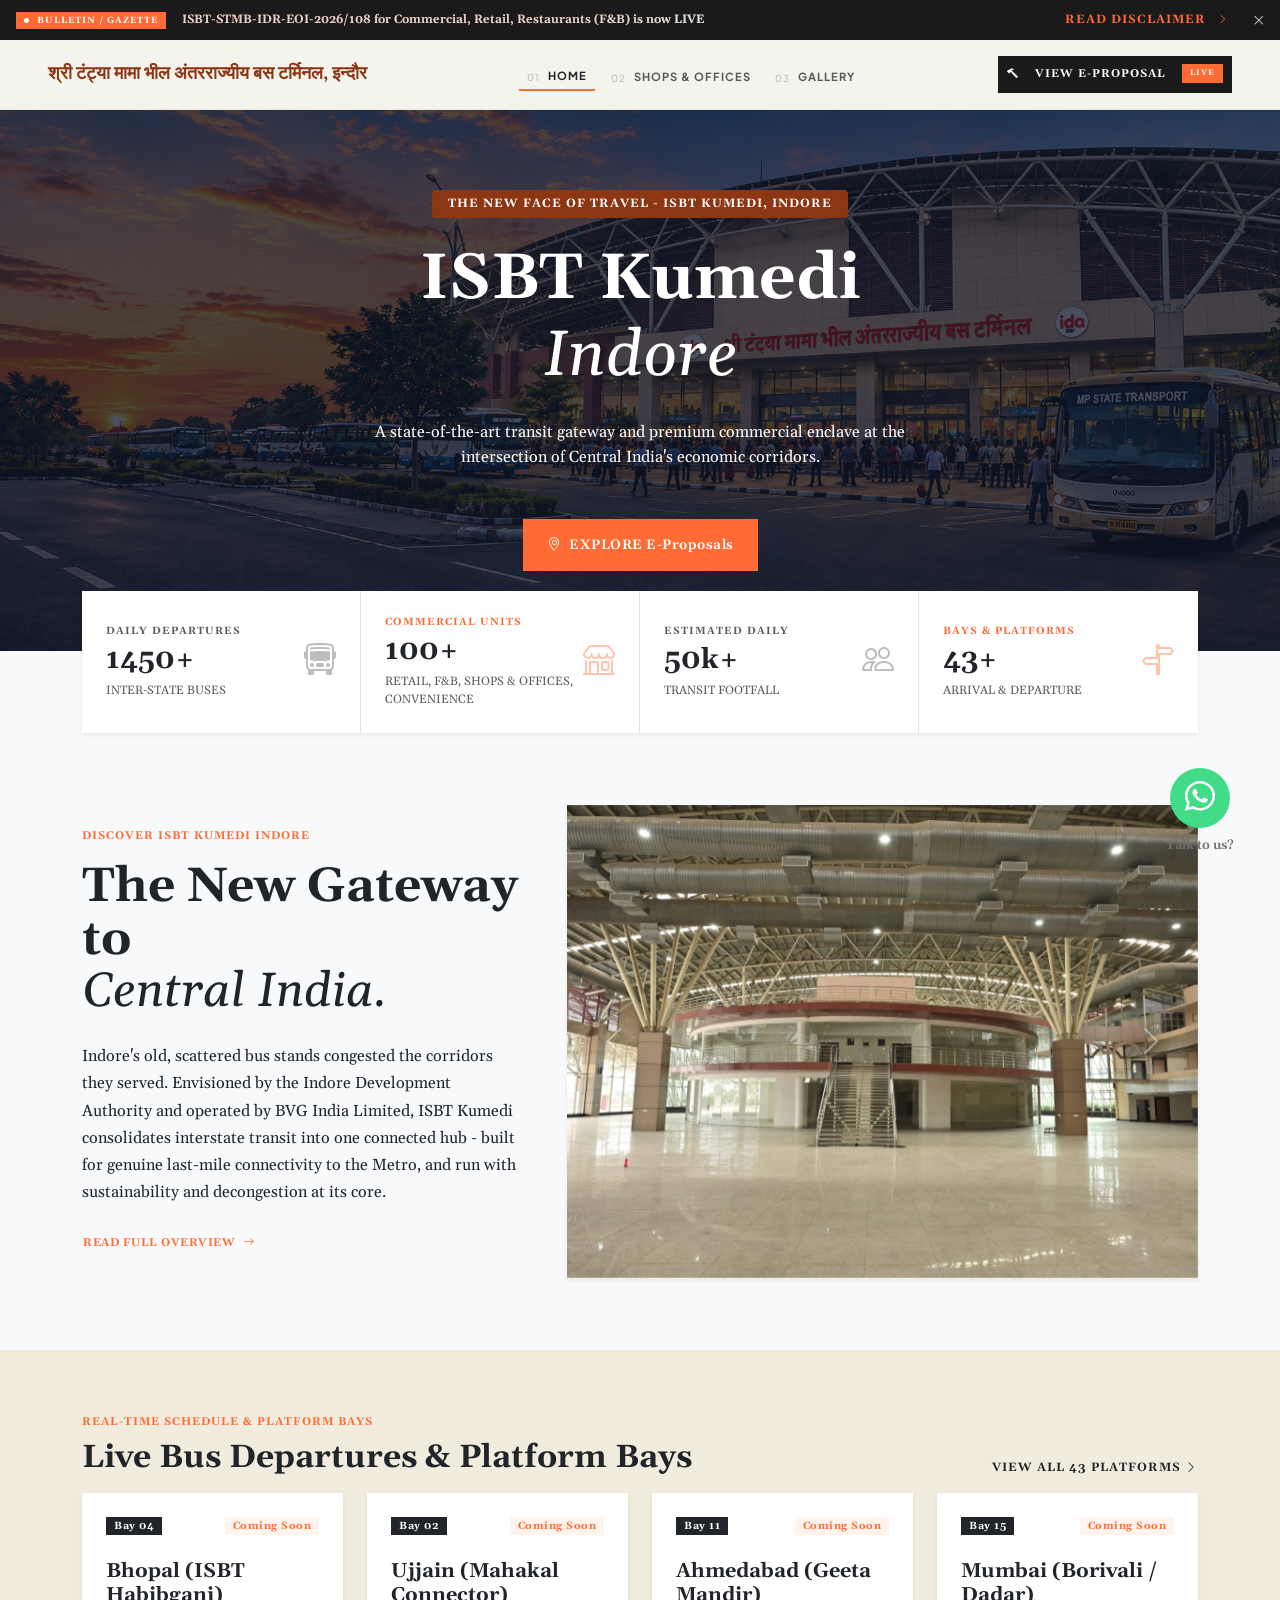
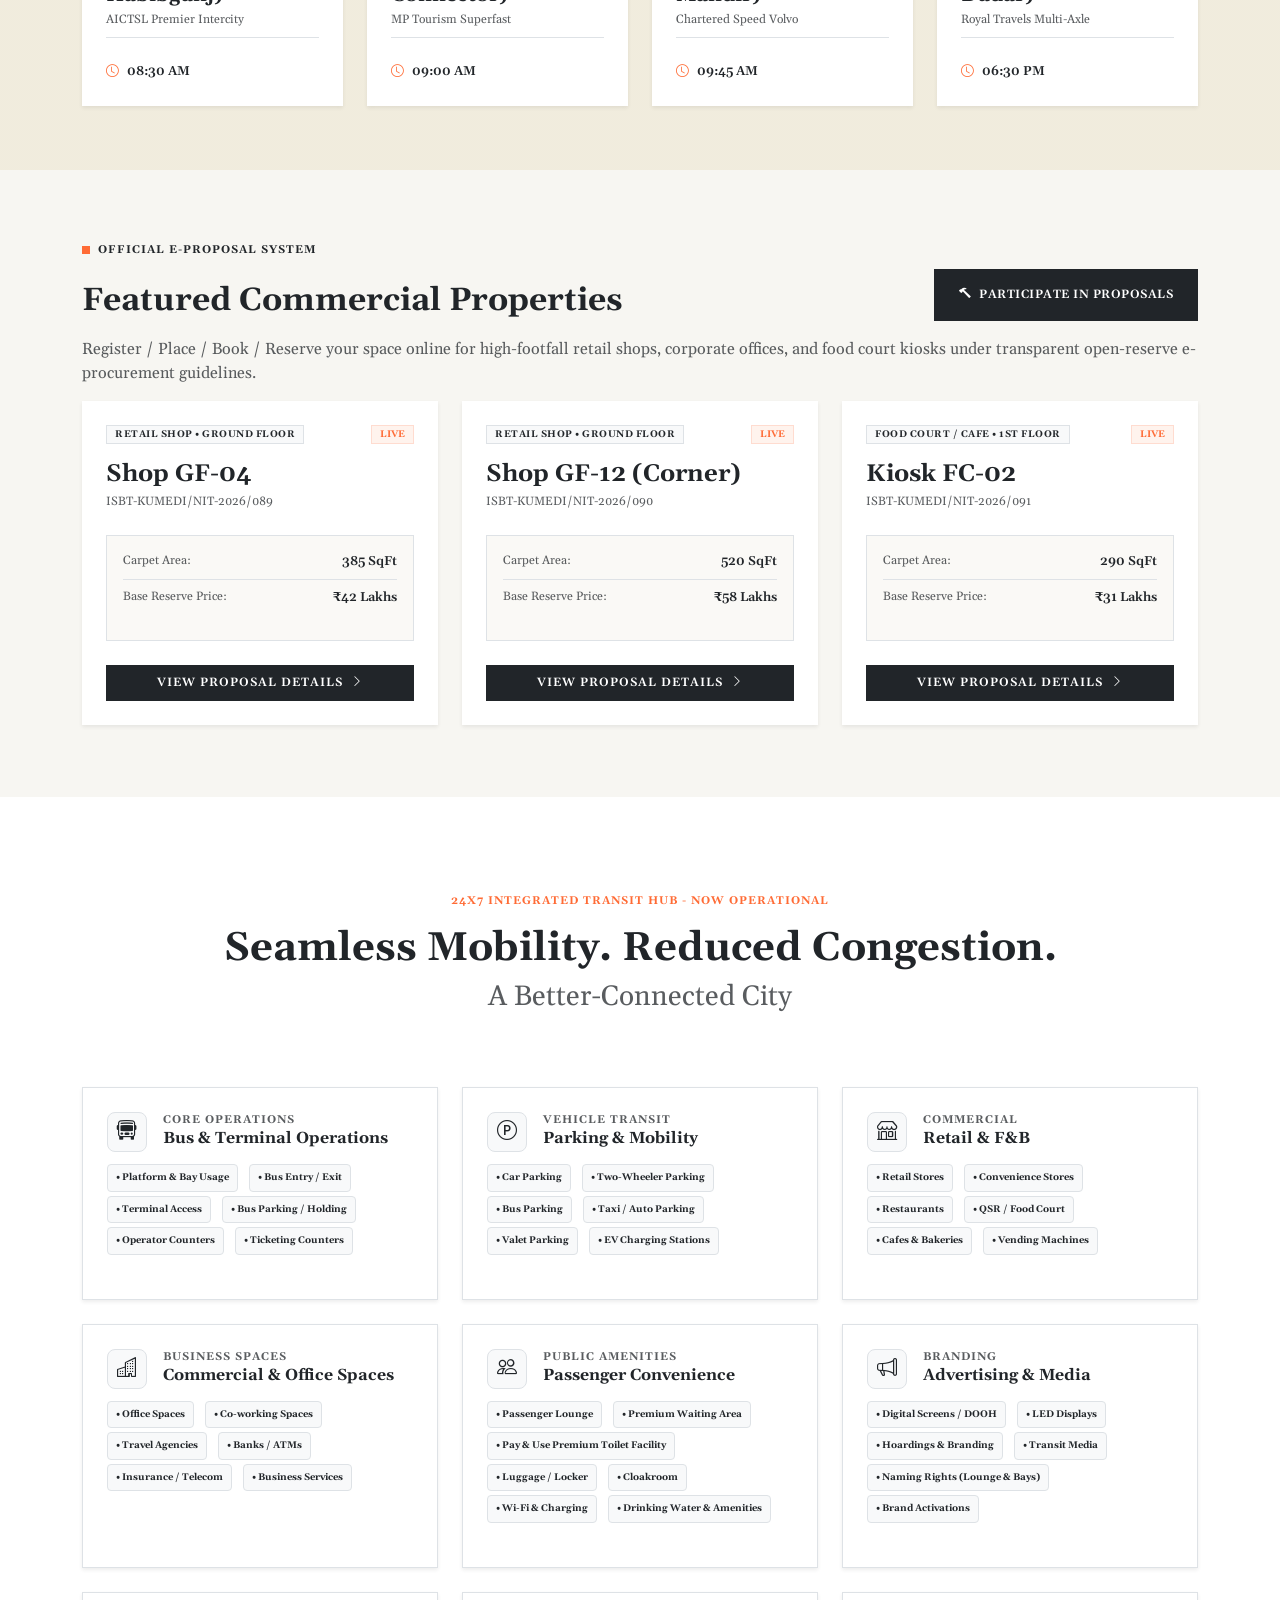
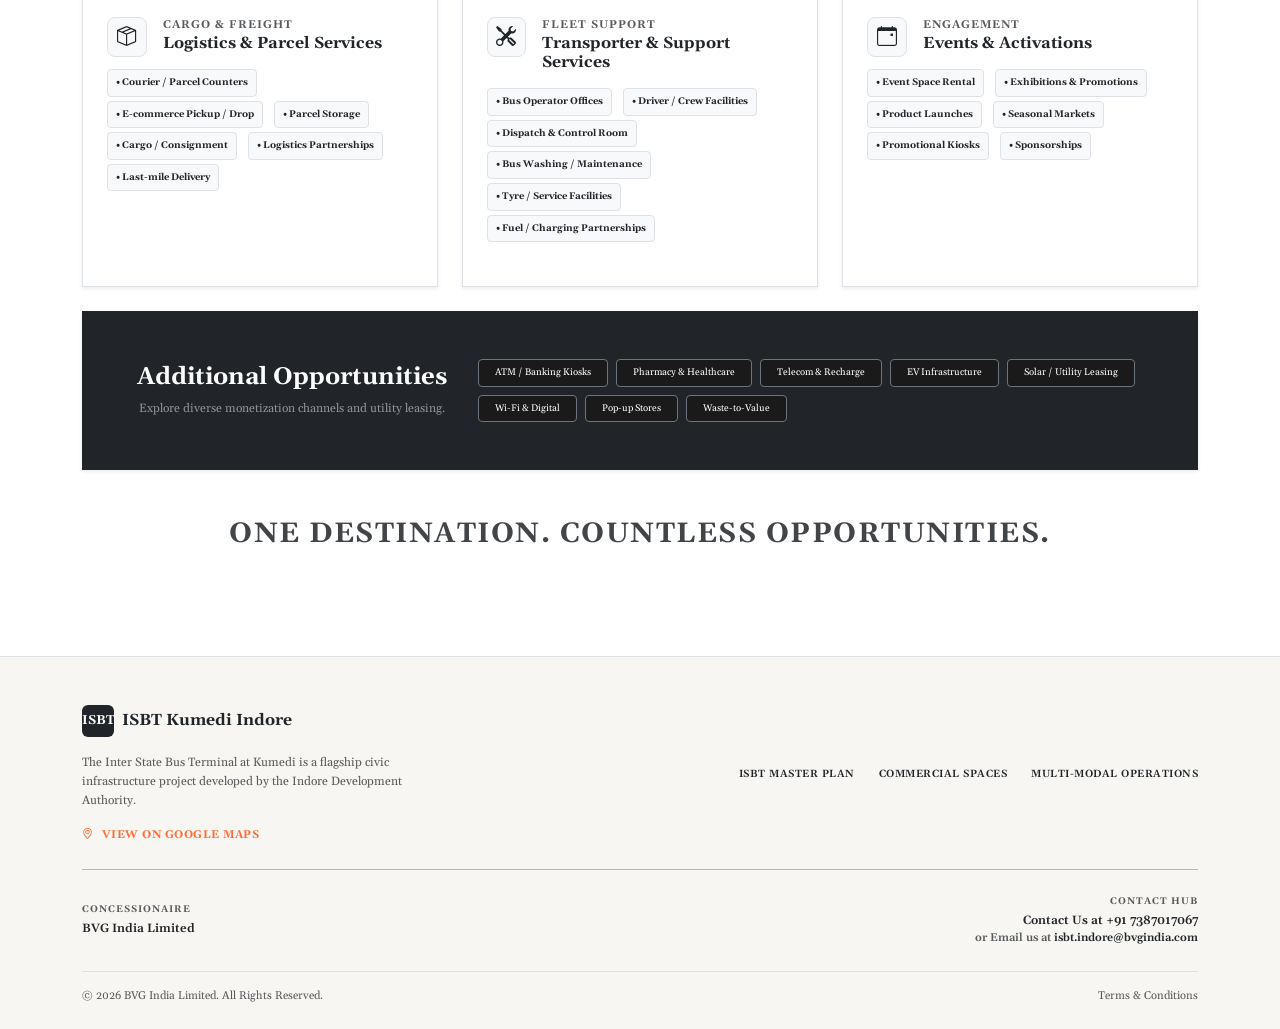
<file: index.html>
﻿<!doctype html>
<html lang="en">
  <head>
    <meta charset="UTF-8" />
    <meta name="viewport" content="width=device-width, initial-scale=1.0" />
    <title>ISBT Kumedi Indore - Inter State Bus Terminal</title>
    <!-- Bootstrap CSS -->
    <link
      href="https://cdn.jsdelivr.net/npm/bootstrap@5.3.2/dist/css/bootstrap.min.css"
      rel="stylesheet" />
    <!-- Google Fonts -->
    <link rel="preconnect" href="https://fonts.googleapis.com" />
    <link rel="preconnect" href="https://fonts.gstatic.com" crossorigin />
    <link
      href="https://fonts.googleapis.com/css2?family=Plus+Jakarta+Sans:wght@400;500;600;700;800&family=Playfair+Display:ital,wght@0,600;0,700;1,600&display=swap"
      rel="stylesheet" />
    <!-- Bootstrap Icons -->
    <link
      rel="stylesheet"
      href="https://cdn.jsdelivr.net/npm/bootstrap-icons@1.11.1/font/bootstrap-icons.css" />
    <!-- Custom CSS -->
    <link rel="stylesheet" href="style.css" />
  </head>

  <body class="bg-light">
        <!-- Top Bulletin Bar -->
    <!-- <div
      class="bg-dark-accent text-white py-2 px-3 px-lg-3 d-flex justify-content-between align-items-center font-size-xl">
      <div class="d-flex align-items-center gap-3">
        <span
          class="badge bg-orange text-uppercase rounded-0 px-2 py-1 d-flex align-items-center gap-2 letter-spacing-md"
          ><span class="rounded-circle bg-white d-inline-block size-5"></span>
          BULLETIN / GAZETTE</span
        >
        <span class="text-light d-none d-md-inline opacity-85"
          >ISBT-STMB-IDR-EOI-2026/108 for Commercial, Retail, Restaurants (F&B)
          is now LIVE</span
        >
      </div>
      <div class="d-flex align-items-center gap-4">
        <a
          href="termcondition.html"
          class="text-orange text-decoration-none fw-bold text-uppercase d-flex align-items-center gap-1 letter-spacing-md"
          >READ DISCLAIMER &nbsp; <i class="bi bi-chevron-right font-size-base icon-stroke-1"></i
        ></a>
        <button
          class="btn btn-link text-white p-0 border-0 text-decoration-none">
          <i class="bi bi-x-lg font-size-lg"></i>
        </button>
      </div>
    </div> -->

<div class="bg-dark-accent text-black py-2 px-3 px-lg-3 d-flex justify-content-between align-items-center font-size-xl">

  <!-- Left section -->
  <div class="d-flex align-items-center gap-3 flex-grow-1 overflow-hidden">

    <!-- Fixed badge -->
    <span
      class="badge bg-orange text-uppercase rounded-0 px-2 py-1 d-flex align-items-center gap-2 letter-spacing-md flex-shrink-0">
      <span class="rounded-circle bg-white d-inline-block size-5"></span>
      BULLETIN / GAZETTE
    </span>

    <!-- Moving text -->
    <div class="announcement-wrapper">
      <span class="announcement-text text-light opacity-85">
        ISBT-STMB-IDR-EOI-2026/108 for Commercial, Retail, Restaurants (F&B)
        is now LIVE
      </span>
    </div>

  </div>

  <!-- Right section - fixed -->
  <div class="d-flex align-items-center gap-4 flex-shrink-0">

    <a
      href="termcondition.html"
      class="text-orange text-decoration-none fw-bold text-uppercase d-flex align-items-center gap-1 letter-spacing-md">
      READ DISCLAIMER &nbsp;
      <i class="bi bi-chevron-right font-size-base icon-stroke-1"></i>
    </a>

    <button
      class="btn btn-link text-white p-0 border-0 text-decoration-none">
      <i class="bi bi-x-lg font-size-lg"></i>
    </button>

  </div>
</div>

    <!-- Navbar -->
    <nav class="navbar navbar-expand-lg py-3 bg-warm-light border-bottom-soft">
      <div class="container-fluid px-4 px-lg-5">
        <a class="navbar-brand d-flex align-items-center gap-3" href="index.html">
          <!-- <img src="img/logo/ISBTLogo.png" alt="ISBT Logo" style="height: 60px; width: auto;"> -->
          <div>
            <div class="fw-semibold font-size-6xl line-height-xs" style="color:#8c3614;">
             श्री टंट्या मामा भील अंतरराज्यीय बस टर्मिनल, इन्दौर
            </div>
          </div>
        </a>
        <button
          class="navbar-toggler border-0 shadow-none"
          type="button"
          data-bs-toggle="collapse"
          data-bs-target="#navbarNav">
          <span class="navbar-toggler-icon"></span>
        </button>

        <div
          class="collapse navbar-collapse justify-content-center"
          id="navbarNav">
          <ul
            class="navbar-nav gap-2 text-uppercase fw-bold align-items-center font-size-lg letter-spacing-md">
            <li class="nav-item">
              <a
                class="nav-link text-dark active d-flex gap-2 position-relative pb-1 border-bottom-orange"
                href="index.html">
                <span
                  class="text-muted opacity-40 fw-normal font-size-base mt-1"
                  >01</span
                >
                HOME
              </a>
            </li>
            <!-- <li class="nav-item">
              <a
                class="nav-link text-muted d-flex gap-2 pb-1 text-center line-height-sm"
                href="aboutus.html">
                <span class="opacity-40 fw-normal font-size-base mt-1">02</span>
                ABOUT
              </a>
            </li>
            <li class="nav-item">
              <a
                class="nav-link text-muted d-flex gap-2 pb-1 text-center line-height-sm"
                href="facilities.html">
                <span class="opacity-40 fw-normal font-size-base mt-1">03</span>
                FACILITIES
              </a>
            </li> -->

            <li class="nav-item">
              <a
                class="nav-link text-muted d-flex gap-2 pb-1 text-center line-height-sm"
                href="shopOffice.html">
                <span class="opacity-40 fw-normal font-size-base mt-1">02</span>
                <span class="text-start">SHOPS & OFFICES</span>
              </a>
            </li>
            <li class="nav-item">
              <a
                class="nav-link text-muted d-flex gap-2 pb-1 text-center line-height-sm"
                href="Gallery.html">
                <span class="opacity-40 fw-normal font-size-base mt-1">03</span>
                <span class="text-start">GALLERY</span>
              </a>
            </li>
          </ul>
        </div>

        <div class="d-flex d-lg-flex gap-3 align-items-center">
          <a
            href="viewproposal.html"
            class="btn bg-dark-accent text-white fw-bold rounded-0 px-2 py-2 d-flex align-items-center gap-3 text-uppercase font-size-lg letter-spacing-md">
            <i class="bi bi-hammer"></i>
            <span class="text-start line-height-sm">VIEW E-PROPOSAL</span>
            <span
              class="badge bg-orange rounded-0 px-2 py-1 text-white font-size-xs line-height-md"
              >LIVE</span
            >
          </a>
        </div>
      </div>
    </nav>


    <!-- Hero Section -->
    <section class="hero-section position-relative">
      <div class="hero-bg-image">
        <div class="container text-center text-white">
          <span
            class="badge text-uppercase rounded-1 px-3 py-2 mb-4 letter-spacing-md font-weight-800 font-size-xl bg-orange-dark text-wrap"
            >THE NEW FACE OF TRAVEL - ISBT KUMEDI, INDORE</span
          >
          <h1 class="display-3 fw-bold mb-0">ISBT Kumedi</h1>
          <h2 class="display-3 font-playfair fst-italic mb-4">Indore</h2>
          <p
            class="lead mx-auto mb-5 text-white max-w-600 font-size-5xl line-height-lg">
            A state-of-the-art transit gateway and premium commercial enclave at
            the intersection of Central India's economic corridors.
          </p>
          <div class="d-flex justify-content-center gap-3">
            <a
              href="viewproposal.html"
              class="btn btn-orange fw-semibold rounded-0 px-4 py-3 d-flex align-items-center gap-2 font-size-3xl letter-spacing-sm"
              ><i class="bi bi-geo-alt"></i> EXPLORE E-Proposals</a
            >
           
          </div>
        </div>
      </div>
      <!-- Stats Cards Overlapping Hero -->
      <div class="container position-relative hero-stats-container">
        <div class="row g-0 justify-content-center shadow-sm">
          <div class="col-md-3">
            <div
              class="card border-0 rounded-0 p-4 h-100 d-flex flex-row align-items-center justify-content-between border-end">
              <div>
                <div
                  class="text-uppercase fw-bold text-muted mb-1 font-size-md letter-spacing-md">
                  DAILY DEPARTURES
                </div>
                <h3 class="fw-bold mb-0 text-dark">1450+</h3>
                <div class="text-muted mt-1 font-size-xl">
                  INTER-STATE BUSES
                </div>
              </div>
              <div class="text-muted opacity-40">
                <i class="bi bi-bus-front fs-2"></i>
              </div>
            </div>
          </div>
          <div class="col-md-3">
            <div
              class="card border-0 rounded-0 p-4 h-100 d-flex flex-row align-items-center justify-content-between border-end">
              <div>
                <div
                  class="text-uppercase fw-bold text-orange mb-1 font-size-md letter-spacing-md">
                  COMMERCIAL UNITS
                </div>
                <h3 class="fw-bold mb-0 text-dark">100+</h3>
                <div class="text-muted mt-1 font-size-xl">
                    RETAIL, F&B, SHOPS & OFFICES, CONVENIENCE
                </div>
              </div>
              <div class="text-orange opacity-40">
                <i class="bi bi-shop fs-2"></i>
              </div>
            </div>
          </div>
          <div class="col-md-3">
            <div
              class="card border-0 rounded-0 p-4 h-100 d-flex flex-row align-items-center justify-content-between border-end">
              <div>
                <div
                  class="text-uppercase fw-bold text-muted mb-1 font-size-md letter-spacing-md">
                  ESTIMATED DAILY
                </div>
                <h3 class="fw-bold mb-0 text-dark">50k+</h3>
                <div class="text-muted mt-1 font-size-xl">TRANSIT FOOTFALL</div>
              </div>
              <div class="text-muted opacity-40">
                <i class="bi bi-people fs-2"></i>
              </div>
            </div>
          </div>
          <div class="col-md-3">
            <div
              class="card border-0 rounded-0 p-4 h-100 d-flex flex-row align-items-center justify-content-between">
              <div>
                <div
                  class="text-uppercase fw-bold text-orange mb-1 font-size-md letter-spacing-md">
                  BAYS & PLATFORMS
                </div>
                <h3 class="fw-bold mb-0 text-dark">43+</h3>
                <div class="text-muted mt-1 font-size-xl">
                  ARRIVAL & DEPARTURE
                </div>
              </div>
              <div class="text-orange opacity-40">
                <i class="bi bi-signpost-split fs-2"></i>
              </div>
            </div>
          </div>
        </div>
      </div>
    </section>

    <!-- About Section -->
    <section class="my-5 bg-light">
      <div class="container py-4">
        <div class="row align-items-center g-5">
          <div class="col-lg-5">
            <div
              class="text-uppercase fw-bold text-orange mb-3 font-size-lg letter-spacing-md">
              DISCOVER ISBT KUMEDI INDORE
            </div>
            <h2 class="display-5 fw-bold mb-4 text-dark line-height-xs">
              The New Gateway to <br />
              <span class="font-playfair fst-italic fw-normal">Central India.</span>
            </h2>
            <p class="text-dark mb-4 font-size-5xl line-height-xl">
             Indore's old, scattered bus stands congested the corridors they served. Envisioned by the Indore Development Authority and operated by BVG India Limited, ISBT Kumedi consolidates interstate transit into one connected hub -
           built for genuine last-mile connectivity to the Metro, and run with sustainability and decongestion at its core.
            </p>
           
            <a
              href="multiModalOperations.html"
              class="btn btn-link text-orange text-decoration-none fw-bold p-0 d-inline-flex align-items-center gap-2 font-size-lg letter-spacing-sm">
              READ FULL OVERVIEW <i class="bi bi-arrow-right"></i>
            </a>
          </div>
          <div class="col-lg-7">
            <div id="isbtCarousel" class="carousel slide carousel-fade shadow-sm position-relative" data-bs-ride="carousel" data-bs-interval="2000">
              <div class="carousel-inner">
                <div class="carousel-item active">
                  <img src="img/Sider/img11.jpeg" class="d-block w-100 img-fluid rounded-0 img-aspect-4-3" style="object-fit: cover;" alt="ISBT Rendering">
                  <!-- <div class="position-absolute bottom-0 start-0 m-4 text-white p-3 px-4 rounded-0 glass-panel" style="z-index: 10;">
                    <div class="d-flex gap-1 mb-2">
                      <div class="bg-orange size-line"></div>
                      <div class="bg-white size-line opacity-40"></div>
                      <div class="bg-white size-line opacity-40"></div>
                    </div>
                    <div class="fw-semibold text-uppercase font-size-lg letter-spacing-md">Restaurants in ground floor</div>
                  </div> -->
                </div>
                <div class="carousel-item">
                  <img src="img/Sider/img12.jpeg" class="d-block w-100 img-fluid rounded-0 img-aspect-4-3" style="object-fit: cover;" alt="ISBT Rendering">
                  <!-- <div class="position-absolute bottom-0 start-0 m-4 text-white p-3 px-4 rounded-0 glass-panel" style="z-index: 10;">
                    <div class="d-flex gap-1 mb-2">
                      <div class="bg-white size-line opacity-40"></div>
                      <div class="bg-orange size-line"></div>
                      <div class="bg-white size-line opacity-40"></div>
                    </div>
                    <div class="fw-semibold text-uppercase font-size-lg letter-spacing-md">Passenger Waiting Area</div>
                  </div> -->
                </div>
                <div class="carousel-item">
                  <img src="img/Sider/img19.jpeg" class="d-block w-100 img-fluid rounded-0 img-aspect-4-3" style="object-fit: cover;" alt="ISBT Rendering">
                  <!-- <div class="position-absolute bottom-0 start-0 m-4 text-white p-3 px-4 rounded-0 glass-panel" style="z-index: 10;">
                    <div class="d-flex gap-1 mb-2">
                      <div class="bg-white size-line opacity-40"></div>
                      <div class="bg-white size-line opacity-40"></div>
                      <div class="bg-orange size-line"></div>
                    </div>
                    <div class="fw-semibold text-uppercase font-size-lg letter-spacing-md">Retail & Commercial Spaces</div>
                  </div> -->
                </div>
                <div class="carousel-item">
                  <img src="img/Sider/img2.jpeg" class="d-block w-100 img-fluid rounded-0 img-aspect-4-3" style="object-fit: cover;" alt="ISBT Rendering">
                  <!-- <div class="position-absolute bottom-0 start-0 m-4 text-white p-3 px-4 rounded-0 glass-panel" style="z-index: 10;">
                    <div class="d-flex gap-1 mb-2">
                      <div class="bg-orange size-line"></div>
                      <div class="bg-white size-line opacity-40"></div>
                      <div class="bg-white size-line opacity-40"></div>
                    </div>
                    <div class="fw-semibold text-uppercase font-size-lg letter-spacing-md">Terminal Exterior View</div>
                  </div> -->
                </div>
                <div class="carousel-item">
                  <img src="img/Sider/img20.jpeg" class="d-block w-100 img-fluid rounded-0 img-aspect-4-3" style="object-fit: cover;" alt="ISBT Rendering">
                  <!-- <div class="position-absolute bottom-0 start-0 m-4 text-white p-3 px-4 rounded-0 glass-panel" style="z-index: 10;">
                    <div class="d-flex gap-1 mb-2">
                      <div class="bg-white size-line opacity-40"></div>
                      <div class="bg-orange size-line"></div>
                      <div class="bg-white size-line opacity-40"></div>
                    </div>
                    <div class="fw-semibold text-uppercase font-size-lg letter-spacing-md">Ticketing & Information</div>
                  </div> -->
                </div>
                <div class="carousel-item">
                  <img src="img/Sider/img25.jpeg" class="d-block w-100 img-fluid rounded-0 img-aspect-4-3" style="object-fit: cover;" alt="ISBT Rendering">
                  <!-- <div class="position-absolute bottom-0 start-0 m-4 text-white p-3 px-4 rounded-0 glass-panel" style="z-index: 10;">
                    <div class="d-flex gap-1 mb-2">
                      <div class="bg-white size-line opacity-40"></div>
                      <div class="bg-white size-line opacity-40"></div>
                      <div class="bg-orange size-line"></div>
                    </div>
                    <div class="fw-semibold text-uppercase font-size-lg letter-spacing-md">Shops and food court</div>
                  </div> -->
                </div>
                <div class="carousel-item">
                  <img src="img/Sider/img26.jpeg" class="d-block w-100 img-fluid rounded-0 img-aspect-4-3" style="object-fit: cover;" alt="ISBT Rendering">
                  <!-- <div class="position-absolute bottom-0 start-0 m-4 text-white p-3 px-4 rounded-0 glass-panel" style="z-index: 10;">
                    <div class="d-flex gap-1 mb-2">
                      <div class="bg-orange size-line"></div>
                      <div class="bg-white size-line opacity-40"></div>
                      <div class="bg-white size-line opacity-40"></div>
                    </div>
                    <div class="fw-semibold text-uppercase font-size-lg letter-spacing-md">Terminal Night View</div>
                  </div> -->
                </div>
                <div class="carousel-item">
                  <img src="img/Sider/img30.jpeg" class="d-block w-100 img-fluid rounded-0 img-aspect-4-3" style="object-fit: cover;" alt="ISBT Rendering">
                  <!-- <div class="position-absolute bottom-0 start-0 m-4 text-white p-3 px-4 rounded-0 glass-panel" style="z-index: 10;">
                    <div class="d-flex gap-1 mb-2">
                      <div class="bg-white size-line opacity-40"></div>
                      <div class="bg-orange size-line"></div>
                      <div class="bg-white size-line opacity-40"></div>
                    </div>
                    <div class="fw-semibold text-uppercase font-size-lg letter-spacing-md">Food Court & Dining</div>
                  </div> -->
                </div>
                <div class="carousel-item">
                  <img src="img/Sider/img33.jpeg" class="d-block w-100 img-fluid rounded-0 img-aspect-4-3" style="object-fit: cover;" alt="ISBT Rendering">
                  <!-- <div class="position-absolute bottom-0 start-0 m-4 text-white p-3 px-4 rounded-0 glass-panel" style="z-index: 10;">
                    <div class="d-flex gap-1 mb-2">
                      <div class="bg-white size-line opacity-40"></div>
                      <div class="bg-white size-line opacity-40"></div>
                      <div class="bg-orange size-line"></div>
                    </div>
                    <div class="fw-semibold text-uppercase font-size-lg letter-spacing-md">VIP Lounge Area</div>
                  </div> -->
                </div>
                <div class="carousel-item">
                  <img src="img/Sider/img36.jpeg" class="d-block w-100 img-fluid rounded-0 img-aspect-4-3" style="object-fit: cover;" alt="ISBT Rendering">
                  <!-- <div class="position-absolute bottom-0 start-0 m-4 text-white p-3 px-4 rounded-0 glass-panel" style="z-index: 10;">
                    <div class="d-flex gap-1 mb-2">
                      <div class="bg-orange size-line"></div>
                      <div class="bg-white size-line opacity-40"></div>
                      <div class="bg-white size-line opacity-40"></div>
                    </div>
                    <div class="fw-semibold text-uppercase font-size-lg letter-spacing-md">Arrivals Concourse</div>
                  </div> -->
                </div>
                <div class="carousel-item">
                  <img src="img/Sider/img37.jpeg" class="d-block w-100 img-fluid rounded-0 img-aspect-4-3" style="object-fit: cover;" alt="ISBT Rendering">
                  <!-- <div class="position-absolute bottom-0 start-0 m-4 text-white p-3 px-4 rounded-0 glass-panel" style="z-index: 10;">
                    <div class="d-flex gap-1 mb-2">
                      <div class="bg-white size-line opacity-40"></div>
                      <div class="bg-orange size-line"></div>
                      <div class="bg-white size-line opacity-40"></div>
                    </div>
                    <div class="fw-semibold text-uppercase font-size-lg letter-spacing-md">Administrative Offices</div>
                  </div> -->
                </div>
                <div class="carousel-item">
                  <img src="img/Sider/img38.jpeg" class="d-block w-100 img-fluid rounded-0 img-aspect-4-3" style="object-fit: cover;" alt="ISBT Rendering">
                  <!-- <div class="position-absolute bottom-0 start-0 m-4 text-white p-3 px-4 rounded-0 glass-panel" style="z-index: 10;">
                    <div class="d-flex gap-1 mb-2">
                      <div class="bg-white size-line opacity-40"></div>
                      <div class="bg-white size-line opacity-40"></div>
                      <div class="bg-orange size-line"></div>
                    </div>
                    <div class="fw-semibold text-uppercase font-size-lg letter-spacing-md">Parking & Pick-up Zones</div>
                  </div> -->
                </div>
                <div class="carousel-item">
                  <img src="img/Sider/img47.jpeg" class="d-block w-100 img-fluid rounded-0 img-aspect-4-3" style="object-fit: cover;" alt="ISBT Rendering">
                  <!-- <div class="position-absolute bottom-0 start-0 m-4 text-white p-3 px-4 rounded-0 glass-panel" style="z-index: 10;">
                    <div class="d-flex gap-1 mb-2">
                      <div class="bg-orange size-line"></div>
                      <div class="bg-white size-line opacity-40"></div>
                      <div class="bg-white size-line opacity-40"></div>
                    </div>
                    <div class="fw-semibold text-uppercase font-size-lg letter-spacing-md">Security & Surveillance</div>
                  </div> -->
                </div>
                <div class="carousel-item">
                  <img src="img/Sider/img5.jpeg" class="d-block w-100 img-fluid rounded-0 img-aspect-4-3" style="object-fit: cover;" alt="ISBT Rendering">
                  <!-- <div class="position-absolute bottom-0 start-0 m-4 text-white p-3 px-4 rounded-0 glass-panel" style="z-index: 10;">
                    <div class="d-flex gap-1 mb-2">
                      <div class="bg-white size-line opacity-40"></div>
                      <div class="bg-orange size-line"></div>
                      <div class="bg-white size-line opacity-40"></div>
                    </div>
                    <div class="fw-semibold text-uppercase font-size-lg letter-spacing-md">Main Entrance Facade</div>
                  </div> -->
                </div>
                <div class="carousel-item">
                  <img src="img/Sider/img59.jpeg" class="d-block w-100 img-fluid rounded-0 img-aspect-4-3" style="object-fit: cover;" alt="ISBT Rendering">
                  <!-- <div class="position-absolute bottom-0 start-0 m-4 text-white p-3 px-4 rounded-0 glass-panel" style="z-index: 10;">
                    <div class="d-flex gap-1 mb-2">
                      <div class="bg-white size-line opacity-40"></div>
                      <div class="bg-white size-line opacity-40"></div>
                      <div class="bg-orange size-line"></div>
                    </div>
                    <div class="fw-semibold text-uppercase font-size-lg letter-spacing-md">Passenger Amenities</div>
                  </div> -->
                </div>
                <div class="carousel-item">
                  <img src="img/Sider/img60.jpeg" class="d-block w-100 img-fluid rounded-0 img-aspect-4-3" style="object-fit: cover;" alt="ISBT Rendering">
                  <!-- <div class="position-absolute bottom-0 start-0 m-4 text-white p-3 px-4 rounded-0 glass-panel" style="z-index: 10;">
                    <div class="d-flex gap-1 mb-2">
                      <div class="bg-orange size-line"></div>
                      <div class="bg-white size-line opacity-40"></div>
                      <div class="bg-white size-line opacity-40"></div>
                    </div>
                    <div class="fw-semibold text-uppercase font-size-lg letter-spacing-md">Green Spaces & Landscaping</div>
                  </div>
                </div> -->
              </div>
              
              <!-- Carousel Controls with 40% opacity -->
              <button class="carousel-control-prev" type="button" data-bs-target="#isbtCarousel" data-bs-slide="prev" style="opacity: 0.4;">
                <span class="carousel-control-prev-icon" aria-hidden="true"></span>
                <span class="visually-hidden">Previous</span>
              </button>
              <button class="carousel-control-next" type="button" data-bs-target="#isbtCarousel" data-bs-slide="next" style="opacity: 0.4;">
                <span class="carousel-control-next-icon" aria-hidden="true"></span>
                <span class="visually-hidden">Next</span>
              </button>
            </div>
          </div>
        </div>
      </div>
    </section>

    <!-- Live Bus Departures -->
    <section class="py-5 bg-warm-lighter">
      <div class="container py-3">
        <div class="d-flex justify-content-between align-items-end mb-3">
          <div>
            <div
              class="text-uppercase fw-bold text-orange mb-2 font-size-lg letter-spacing-md">
              REAL-TIME SCHEDULE & PLATFORM BAYS
            </div>
            <h2 class="fw-bold mb-0 text-dark">
              Live Bus Departures & Platform Bays
            </h2>
          </div>
          <a
            href="#"
            data-bs-toggle="modal"
            data-bs-target="#arrivalsMapModal"
            class="text-dark fw-bold text-decoration-none text-uppercase d-none d-md-block font-size-xl letter-spacing-md"
            >VIEW ALL 43 PLATFORMS <i class="bi bi-chevron-right"></i
          ></a>
        </div>

        <div class="row g-4">
          <!-- Bus Card 1 -->
          <div class="col-md-6 col-lg-3">
            <div class="card border-0 rounded-0 shadow-sm h-100 p-4 bg-white">
              <div
                class="d-flex justify-content-between align-items-center mb-4">
                <span
                  class="badge bg-dark rounded-0 px-2 py-1 font-size-md letter-spacing-sm"
                  >Bay 04</span
                >
                <span
                  class="badge rounded-0 px-2 py-1 text-orange bg-orange-light font-size-md letter-spacing-sm"
                  >Coming Soon</span
                >
              </div>
              <h5 class="fw-bold mb-1 text-dark">Bhopal (ISBT Habibganj)</h5>
              <div class="text-muted mb-4 pb-2 border-bottom font-size-xl">
                AICTSL Premier Intercity
              </div>
              <div
                class="mt-auto d-flex justify-content-between align-items-center">
                <div
                  class="fw-semibold d-flex align-items-center gap-2 text-dark font-size-2xl">
                  <i class="bi bi-clock text-orange"></i> 08:30 AM
                </div>
              </div>
            </div>
          </div>

          <!-- Bus Card 2 -->
          <div class="col-md-6 col-lg-3">
            <div class="card border-0 rounded-0 shadow-sm h-100 p-4 bg-white">
              <div
                class="d-flex justify-content-between align-items-center mb-4">
                <span
                  class="badge bg-dark rounded-0 px-2 py-1 font-size-md letter-spacing-sm"
                  >Bay 02</span
                >
                <span
                  class="badge rounded-0 px-2 py-1 text-orange bg-orange-light font-size-md letter-spacing-sm"
                  >Coming Soon</span
                >
              </div>
              <h5 class="fw-bold mb-1 text-dark">Ujjain (Mahakal Connector)</h5>
              <div class="text-muted mb-4 pb-2 border-bottom font-size-xl">
                MP Tourism Superfast
              </div>
              <div
                class="mt-auto d-flex justify-content-between align-items-center">
                <div
                  class="fw-semibold d-flex align-items-center gap-2 text-dark font-size-2xl">
                  <i class="bi bi-clock text-orange"></i> 09:00 AM
                </div>
              </div>
            </div>
          </div>

          <!-- Bus Card 3 -->
          <div class="col-md-6 col-lg-3">
            <div class="card border-0 rounded-0 shadow-sm h-100 p-4 bg-white">
              <div
                class="d-flex justify-content-between align-items-center mb-4">
                <span
                  class="badge bg-dark rounded-0 px-2 py-1 font-size-md letter-spacing-sm"
                  >Bay 11</span
                >
                <span
                  class="badge rounded-0 px-2 py-1 text-orange bg-orange-light font-size-md letter-spacing-sm"
                  >Coming Soon</span
                >
              </div>
              <h5 class="fw-bold mb-1 text-dark">Ahmedabad (Geeta Mandir)</h5>
              <div class="text-muted mb-4 pb-2 border-bottom font-size-xl">
                Chartered Speed Volvo
              </div>
              <div
                class="mt-auto d-flex justify-content-between align-items-center">
                <div
                  class="fw-semibold d-flex align-items-center gap-2 text-dark font-size-2xl">
                  <i class="bi bi-clock text-orange"></i> 09:45 AM
                </div>
              </div>
            </div>
          </div>

          <!-- Bus Card 4 -->
          <div class="col-md-6 col-lg-3">
            <div class="card border-0 rounded-0 shadow-sm h-100 p-4 bg-white">
              <div
                class="d-flex justify-content-between align-items-center mb-4">
                <span
                  class="badge bg-dark rounded-0 px-2 py-1 font-size-md letter-spacing-sm"
                  >Bay 15</span
                >
                <span
                  class="badge rounded-0 px-2 py-1 text-orange bg-orange-light font-size-md letter-spacing-sm"
                  >Coming Soon</span
                >
              </div>
              <h5 class="fw-bold mb-1 text-dark">Mumbai (Borivali / Dadar)</h5>
              <div class="text-muted mb-4 pb-2 border-bottom font-size-xl">
                Royal Travels Multi-Axle
              </div>
              <div
                class="mt-auto d-flex justify-content-between align-items-center">
                <div
                  class="fw-semibold d-flex align-items-center gap-2 text-dark font-size-2xl">
                  <i class="bi bi-clock text-orange"></i> 06:30 PM
                </div>
              </div>
            </div>
          </div>
        </div>
        <a
          href="#" data-bs-toggle="modal" data-bs-target="#arrivalsMapModal"
          class="text-dark fw-bold text-decoration-none text-uppercase mt-4 d-block d-md-none text-center font-size-xl letter-spacing-md"
          >VIEW ALL 43 PLATFORMS <i class="bi bi-chevron-right"></i
        ></a>
      </div>
    </section>

    <!-- Commercial Properties Section -->
    <section class="py-5 bg-warm-lightest">
      <div class="container py-4">
        <div
          class="d-flex flex-column flex-md-row justify-content-between align-items-md-end">
          <div>
            <div
              class="text-uppercase fw-bold text-dark mb-4 d-flex align-items-center gap-2 font-size-lg letter-spacing-md">
              <span class="size-8 bg-orange"></span> OFFICIAL E-PROPOSAL SYSTEM
            </div>
            <h2 class="fw-bold mb-0 text-dark">
              Featured Commercial Properties
            </h2>
          </div>
          <a
            href="viewproposal.html"
            class="btn btn-dark fw-semibold rounded-0 px-4 py-3 d-flex align-items-center gap-2 mt-4 mt-md-0 font-size-xl letter-spacing-sm"
            ><i class="bi bi-hammer"></i> PARTICIPATE IN PROPOSALS</a
          >
        </div>
        <div>
          <p class="text-muted mt-3 mb-3">
            Register / Place / Book / Reserve your space online for
            high-footfall retail shops, corporate offices, and food court kiosks
            under transparent open-reserve e-procurement guidelines.
          </p>
        </div>

        <div class="row g-4">
          <!-- Shop 1 -->
          <div class="col-md-4">
            <div class="card border-0 rounded-0 shadow-sm p-4 h-100 bg-white">
              <div
                class="d-flex justify-content-between align-items-center mb-3">
                <span
                  class="badge bg-light text-dark border rounded-0 px-2 py-1 font-size-base letter-spacing-sm"
                  >RETAIL SHOP &bull; GROUND FLOOR</span
                >
                <span
                  class="badge rounded-0 px-2 py-1 text-orange bg-orange-light font-size-base border-orange-light"
                  >LIVE</span
                >
              </div>
              <h4 class="fw-bold mb-1 text-dark">Shop GF-04</h4>
              <div class="text-muted mb-4 font-size-xl">
                ISBT-KUMEDI/NIT-2026/089
              </div>

              <div class="bg-white-warm p-3 rounded-0 mb-4 border">
                <div
                  class="d-flex justify-content-between mb-2 pb-2 border-bottom">
                  <span class="text-muted font-size-xl">Carpet Area:</span>
                  <span class="fw-semibold text-dark font-size-2xl"
                    >385 SqFt</span
                  >
                </div>
                <div class="d-flex justify-content-between mb-3">
                  <span class="text-muted font-size-xl"
                    >Base Reserve Price:</span
                  >
                  <span class="fw-semibold text-dark font-size-2xl"
                    >₹42 Lakhs</span
                  >
                </div>
              </div>
              <a href="viewproposal.html"
                class="btn btn-dark w-100 fw-semibold rounded-0 py-2 mt-auto font-size-xl letter-spacing-md">
                VIEW PROPOSAL DETAILS <i class="bi bi-chevron-right ms-1"></i>
              </a>
            </div>
          </div>

          <!-- Shop 2 -->
          <div class="col-md-4">
            <div class="card border-0 rounded-0 shadow-sm p-4 h-100 bg-white">
              <div
                class="d-flex justify-content-between align-items-center mb-3">
                <span
                  class="badge bg-light text-dark border rounded-0 px-2 py-1 font-size-base letter-spacing-sm"
                  >RETAIL SHOP &bull; GROUND FLOOR</span
                >
                <span
                  class="badge rounded-0 px-2 py-1 text-orange bg-orange-light font-size-base border-orange-light"
                  >LIVE</span
                >
              </div>
              <h4 class="fw-bold mb-1 text-dark">Shop GF-12 (Corner)</h4>
              <div class="text-muted mb-4 font-size-xl">
                ISBT-KUMEDI/NIT-2026/090
              </div>

              <div class="bg-white-warm p-3 rounded-0 mb-4 border">
                <div
                  class="d-flex justify-content-between mb-2 pb-2 border-bottom">
                  <span class="text-muted font-size-xl">Carpet Area:</span>
                  <span class="fw-semibold text-dark font-size-2xl"
                    >520 SqFt</span
                  >
                </div>
                <div class="d-flex justify-content-between mb-3">
                  <span class="text-muted font-size-xl"
                    >Base Reserve Price:</span
                  >
                  <span class="fw-semibold text-dark font-size-2xl"
                    >₹58 Lakhs</span
                  >
                </div>
              </div>
              <a href="/viewproposal.html"
                class="btn btn-dark w-100 fw-semibold rounded-0 py-2 mt-auto font-size-xl letter-spacing-md">
                VIEW PROPOSAL DETAILS <i class="bi bi-chevron-right ms-1"></i>
              </a>
            </div>
          </div>

          <!-- Kiosk 3 -->
          <div class="col-md-4">
            <div class="card border-0 rounded-0 shadow-sm p-4 h-100 bg-white">
              <div
                class="d-flex justify-content-between align-items-center mb-3">
                <span
                  class="badge bg-light text-dark border rounded-0 px-2 py-1 font-size-base letter-spacing-sm"
                  >FOOD COURT / CAFE &bull; 1ST FLOOR</span
                >
                <span
                  class="badge rounded-0 px-2 py-1 text-orange bg-orange-light font-size-base border-orange-light"
                  >LIVE</span
                >
              </div>
              <h4 class="fw-bold mb-1 text-dark">Kiosk FC-02</h4>
              <div class="text-muted mb-4 font-size-xl">
                ISBT-KUMEDI/NIT-2026/091
              </div>

              <div class="bg-white-warm p-3 rounded-0 mb-4 border">
                <div
                  class="d-flex justify-content-between mb-2 pb-2 border-bottom">
                  <span class="text-muted font-size-xl">Carpet Area:</span>
                  <span class="fw-semibold text-dark font-size-2xl"
                    >290 SqFt</span
                  >
                </div>
                <div class="d-flex justify-content-between mb-3">
                  <span class="text-muted font-size-xl"
                    >Base Reserve Price:</span
                  >
                  <span class="fw-semibold text-dark font-size-2xl"
                    >₹31 Lakhs</span
                  >
                </div>
              </div>
              <a href="viewproposal.html"
                class="btn btn-dark w-100 fw-semibold rounded-0 py-2 mt-auto font-size-xl letter-spacing-md">
                VIEW PROPOSAL DETAILS <i class="bi bi-chevron-right ms-1"></i>
              </a>
            </div>
          </div>
        </div>
      </div>
    </section>

    <!-- Features Section -->
    <section class="py-5 bg-white">
      <div class="container py-5 text-center">
        <div class="text-uppercase fw-bold text-orange mb-3 font-size-lg letter-spacing-md">
          24X7 INTEGRATED TRANSIT HUB - NOW OPERATIONAL
        </div>
        <h2 class="display-6 font-playfair fw-bold mb-2 text-dark">
          Seamless Mobility. Reduced Congestion.
        </h2>
        <h3 class="fw-normal text-muted mb-5">A Better-Connected City</h3>

        <div class="row g-4 mt-2 text-start justify-content-center">
          <!-- Card 1 -->
          <div class="col-md-6 col-lg-4">
            <div class="card border rounded-0 shadow-sm p-4 h-100 bg-white">
                <div class="d-flex gap-3 mb-2">
              <div class="bg-light text-dark d-flex align-items-center justify-content-center rounded-3 size-40 border">
                <i class="bi bi-bus-front fs-5"></i>
              </div>
              <div>
              <div class="text-uppercase fw-bold text-muted font-size-lg letter-spacing-md">
                CORE OPERATIONS
              </div>
              <h6 class="fw-bold text-dark mb-2">Bus & Terminal Operations</h6>
              </div>
              </div>
              <ul class="list-unstyled text-muted gap-3 font-size-xl line-height-lg">
                <li class="badge border bg-light text-dark rounded-1 px-2 py-2 font-size-base me-2 mb-1">&bull; Platform & Bay Usage </li>
                <li class="badge border bg-light text-dark rounded-1 px-2 py-2 font-size-base me-2 mb-1">&bull; Bus Entry / Exit </li>
                <li class="badge border bg-light text-dark rounded-1 px-2 py-2 font-size-base me-2 mb-1">&bull; Terminal Access </li>
                <li class="badge border bg-light text-dark rounded-1 px-2 py-2 font-size-base me-2 mb-1">&bull; Bus Parking / Holding</li>
                <li class="badge border bg-light text-dark rounded-1 px-2 py-2 font-size-base me-2 mb-1">&bull; Operator Counters</li>
                <li class="badge border bg-light text-dark rounded-1 px-2 py-2 font-size-base me-2 mb-1">&bull; Ticketing Counters</li>
              </ul>
            </div>
          </div>
         <!-- Card 2 -->
          <div class="col-md-6 col-lg-4">
            <div class="card border rounded-0 shadow-sm p-4 h-100 bg-white">
                <div class="d-flex gap-3 mb-2">
              <div class="bg-light text-dark d-flex align-items-center justify-content-center rounded-3 size-40 border">
                <i class="bi bi-p-circle fs-5"></i>
              </div>
              <div>
              <div class="text-uppercase fw-bold text-muted font-size-lg letter-spacing-md">
                   VEHICLE TRANSIT
              </div>
              <h6 class="fw-bold text-dark mb-2">Parking & Mobility</h6>
              </div>
              </div>
              <ul class="list-unstyled text-muted gap-3 font-size-xl line-height-lg">
                <li class="badge border bg-light text-dark rounded-1 px-2 py-2 font-size-base me-2 mb-1">&bull; Car Parking</li>
                <li class="badge border bg-light text-dark rounded-1 px-2 py-2 font-size-base me-2 mb-1">&bull; Two-Wheeler Parking</li>
                <li class="badge border bg-light text-dark rounded-1 px-2 py-2 font-size-base me-2 mb-1">&bull; Bus Parking</li>
                <li class="badge border bg-light text-dark rounded-1 px-2 py-2 font-size-base me-2 mb-1">&bull; Taxi / Auto Parking</li>
                <li class="badge border bg-light text-dark rounded-1 px-2 py-2 font-size-base me-2 mb-1">&bull; Valet Parking</li>
                <li class="badge border bg-light text-dark rounded-1 px-2 py-2 font-size-base me-2 mb-1">&bull; EV Charging Stations</li>
              </ul>
            </div>
          </div>
          
          <!-- Card 3 -->
          <div class="col-md-6 col-lg-4">
            <div class="card border rounded-0 shadow-sm p-4 h-100 bg-white">
                <div class="d-flex gap-3 mb-2">
              <div class="bg-light text-dark d-flex align-items-center justify-content-center rounded-3 size-40 border">
                <i class="bi bi-shop fs-5"></i>
              </div>
              <div>
              <div class="text-uppercase fw-bold text-muted font-size-lg letter-spacing-md">
                COMMERCIAL
              </div>
              <h6 class="fw-bold text-dark mb-2">Retail & F&B</h6>
              </div>
              </div>
              <ul class="list-unstyled text-muted gap-3 font-size-xl line-height-lg">
                <li class="badge border bg-light text-dark rounded-1 px-2 py-2 font-size-base me-2 mb-1">&bull; Retail Stores</li>
                <li class="badge border bg-light text-dark rounded-1 px-2 py-2 font-size-base me-2 mb-1">&bull; Convenience Stores</li>
                <li class="badge border bg-light text-dark rounded-1 px-2 py-2 font-size-base me-2 mb-1">&bull; Restaurants</li>
                <li class="badge border bg-light text-dark rounded-1 px-2 py-2 font-size-base me-2 mb-1">&bull; QSR / Food Court</li>
                <li class="badge border bg-light text-dark rounded-1 px-2 py-2 font-size-base me-2 mb-1">&bull; Cafes & Bakeries</li>
                <li class="badge border bg-light text-dark rounded-1 px-2 py-2 font-size-base me-2 mb-1">&bull; Vending Machines</li>
              </ul>
            </div>
          </div>

          <!-- Card 4 -->
          <div class="col-md-6 col-lg-4">
            <div class="card border rounded-0 shadow-sm p-4 h-100 bg-white">
                <div class="d-flex gap-3 mb-2">
              <div class="bg-light text-dark d-flex align-items-center justify-content-center rounded-3 size-40 border">
                <i class="bi bi-buildings fs-5"></i>
              </div>
              <div>
              <div class="text-uppercase fw-bold text-muted font-size-lg letter-spacing-md">
                BUSINESS SPACES
              </div>
              <h6 class="fw-bold text-dark mb-2">Commercial & Office Spaces</h6>
              </div>
              </div>
              <ul class="list-unstyled text-muted gap-3 font-size-xl line-height-lg">
                <li class="badge border bg-light text-dark rounded-1 px-2 py-2 font-size-base me-2 mb-1">&bull; Office Spaces</li>
                <li class="badge border bg-light text-dark rounded-1 px-2 py-2 font-size-base me-2 mb-1">&bull; Co-working Spaces</li>
                <li class="badge border bg-light text-dark rounded-1 px-2 py-2 font-size-base me-2 mb-1">&bull; Travel Agencies</li>
                <li class="badge border bg-light text-dark rounded-1 px-2 py-2 font-size-base me-2 mb-1">&bull; Banks / ATMs</li>
                <li class="badge border bg-light text-dark rounded-1 px-2 py-2 font-size-base me-2 mb-1">&bull; Insurance / Telecom</li>
                <li class="badge border bg-light text-dark rounded-1 px-2 py-2 font-size-base me-2 mb-1">&bull; Business Services</li>
              </ul>
            </div>
          </div>

          <!-- Card 5 -->
          <div class="col-md-6 col-lg-4">
            <div class="card border rounded-0 shadow-sm p-4 h-100 bg-white">
                <div class="d-flex gap-3 mb-2">
              <div class="bg-light text-dark d-flex align-items-center justify-content-center rounded-3 size-40 border">
                <i class="bi bi-people fs-5"></i>
              </div>
              <div>
              <div class="text-uppercase fw-bold text-muted font-size-lg letter-spacing-md">
                PUBLIC AMENITIES
              </div>
              <h6 class="fw-bold text-dark mb-2">Passenger Convenience</h6>
              </div>
              </div>
              <ul class="list-unstyled text-muted gap-3 font-size-xl line-height-lg">
                <li class="badge border bg-light text-dark rounded-1 px-2 py-2 font-size-base me-2 mb-1">&bull; Passenger Lounge</li>
                <li class="badge border bg-light text-dark rounded-1 px-2 py-2 font-size-base me-2 mb-1">&bull; Premium Waiting Area</li>
                <li class="badge border bg-light text-dark rounded-1 px-2 py-2 font-size-base me-2 mb-1">&bull; Pay & Use Premium Toilet Facility</li>
                <li class="badge border bg-light text-dark rounded-1 px-2 py-2 font-size-base me-2 mb-1">&bull; Luggage / Locker</li>
                <li class="badge border bg-light text-dark rounded-1 px-2 py-2 font-size-base me-2 mb-1">&bull; Cloakroom</li>
                <li class="badge border bg-light text-dark rounded-1 px-2 py-2 font-size-base me-2 mb-1">&bull; Wi-Fi & Charging</li>
                <li class="badge border bg-light text-dark rounded-1 px-2 py-2 font-size-base me-2 mb-1">&bull; Drinking Water & Amenities</li>
              </ul>
            </div>
          </div>

          <!-- Card 6 -->
          <div class="col-md-6 col-lg-4">
            <div class="card border rounded-0 shadow-sm p-4 h-100 bg-white">
                <div class="d-flex gap-3 mb-2">
              <div class="bg-light text-dark d-flex align-items-center justify-content-center rounded-3 size-40 border">
                <i class="bi bi-megaphone fs-5"></i>
              </div>
              <div>
              <div class="text-uppercase fw-bold text-muted font-size-lg letter-spacing-md">
                BRANDING
              </div>
              <h6 class="fw-bold text-dark mb-2">Advertising & Media</h6>
              </div>
              </div>
              <ul class="list-unstyled text-muted gap-3 font-size-xl line-height-lg">
                <li class="badge border bg-light text-dark rounded-1 px-2 py-2 font-size-base me-2 mb-1">&bull; Digital Screens / DOOH</li>
                <li class="badge border bg-light text-dark rounded-1 px-2 py-2 font-size-base me-2 mb-1">&bull; LED Displays</li>
                <li class="badge border bg-light text-dark rounded-1 px-2 py-2 font-size-base me-2 mb-1">&bull; Hoardings & Branding</li>
                <li class="badge border bg-light text-dark rounded-1 px-2 py-2 font-size-base me-2 mb-1">&bull; Transit Media</li>
                <li class="badge border bg-light text-dark rounded-1 px-2 py-2 font-size-base me-2 mb-1">&bull; Naming Rights (Lounge & Bays)</li>
                <li class="badge border bg-light text-dark rounded-1 px-2 py-2 font-size-base me-2 mb-1">&bull; Brand Activations</li>
              </ul>
            </div>
          </div>

          <!-- Card 7 -->
          <div class="col-md-6 col-lg-4">
            <div class="card border rounded-0 shadow-sm p-4 h-100 bg-white">
                <div class="d-flex gap-3 mb-2">
              <div class="bg-light text-dark d-flex align-items-center justify-content-center rounded-3 size-40 border">
                <i class="bi bi-box-seam fs-5"></i>
              </div>
              <div>
              <div class="text-uppercase fw-bold text-muted font-size-lg letter-spacing-md">
                CARGO & FREIGHT
              </div>
              <h6 class="fw-bold text-dark mb-2">Logistics & Parcel Services</h6>
              </div>
              </div>
              <ul class="list-unstyled text-muted gap-3 font-size-xl line-height-lg">
                <li class="badge border bg-light text-dark rounded-1 px-2 py-2 font-size-base me-2 mb-1">&bull; Courier / Parcel Counters</li>
                <li class="badge border bg-light text-dark rounded-1 px-2 py-2 font-size-base me-2 mb-1">&bull; E-commerce Pickup / Drop</li>
                <li class="badge border bg-light text-dark rounded-1 px-2 py-2 font-size-base me-2 mb-1">&bull; Parcel Storage</li>
                <li class="badge border bg-light text-dark rounded-1 px-2 py-2 font-size-base me-2 mb-1">&bull; Cargo / Consignment</li>
                <li class="badge border bg-light text-dark rounded-1 px-2 py-2 font-size-base me-2 mb-1">&bull; Logistics Partnerships</li>
                <li class="badge border bg-light text-dark rounded-1 px-2 py-2 font-size-base me-2 mb-1">&bull; Last-mile Delivery</li>
              </ul>
            </div>
          </div>

          <!-- Card 8 -->
          <div class="col-md-6 col-lg-4">
            <div class="card border rounded-0 shadow-sm p-4 h-100 bg-white">
                <div class="d-flex gap-3 mb-2">
              <div class="bg-light text-dark d-flex align-items-center justify-content-center rounded-3 size-40 border">
                <i class="bi bi-tools fs-5"></i>
              </div>
              <div>
              <div class="text-uppercase fw-bold text-muted font-size-lg letter-spacing-md">
                FLEET SUPPORT
              </div>
              <h6 class="fw-bold text-dark mb-2">Transporter & Support Services</h6>
              </div>
              </div>
              <ul class="list-unstyled text-muted gap-3 font-size-xl line-height-lg">
                <li class="badge border bg-light text-dark rounded-1 px-2 py-2 font-size-base me-2 mb-1">&bull; Bus Operator Offices</li>
                <li class="badge border bg-light text-dark rounded-1 px-2 py-2 font-size-base me-2 mb-1">&bull; Driver / Crew Facilities</li>
                <li class="badge border bg-light text-dark rounded-1 px-2 py-2 font-size-base me-2 mb-1">&bull; Dispatch & Control Room</li>
                <li class="badge border bg-light text-dark rounded-1 px-2 py-2 font-size-base me-2 mb-1">&bull; Bus Washing / Maintenance</li>
                <li class="badge border bg-light text-dark rounded-1 px-2 py-2 font-size-base me-2 mb-1">&bull; Tyre / Service Facilities</li>
                <li class="badge border bg-light text-dark rounded-1 px-2 py-2 font-size-base me-2 mb-1">&bull; Fuel / Charging Partnerships</li>
              </ul>
            </div>
          </div>

          <!-- Card 9 -->
          <div class="col-md-6 col-lg-4">
            <div class="card border rounded-0 shadow-sm p-4 h-100 bg-white">
                <div class="d-flex gap-3 mb-2">
              <div class="bg-light text-dark d-flex align-items-center justify-content-center rounded-3 size-40 border">
                <i class="bi bi-calendar-event fs-5"></i>
              </div>
              <div>
              <div class="text-uppercase fw-bold text-muted font-size-lg letter-spacing-md">
                ENGAGEMENT
              </div>
              <h6 class="fw-bold text-dark mb-2">Events & Activations</h6>
              </div>
              </div>
              <ul class="list-unstyled text-muted gap-3 font-size-xl line-height-lg">
                <li class="badge border bg-light text-dark rounded-1 px-2 py-2 font-size-base me-2 mb-1">&bull; Event Space Rental</li>
                <li class="badge border bg-light text-dark rounded-1 px-2 py-2 font-size-base me-2 mb-1">&bull; Exhibitions & Promotions</li>
                <li class="badge border bg-light text-dark rounded-1 px-2 py-2 font-size-base me-2 mb-1">&bull; Product Launches</li>
                <li class="badge border bg-light text-dark rounded-1 px-2 py-2 font-size-base me-2 mb-1">&bull; Seasonal Markets</li>
                <li class="badge border bg-light text-dark rounded-1 px-2 py-2 font-size-base me-2 mb-1">&bull; Promotional Kiosks</li>
                <li class="badge border bg-light text-dark rounded-1 px-2 py-2 font-size-base me-2 mb-1">&bull; Sponsorships</li>
              </ul>
            </div>
          </div>
        </div>

        <!-- Additional Revenue Banner -->
        <div class="mt-4 bg-dark text-white p-4 p-lg-5 shadow-sm rounded-0">
          <div class="row align-items-center">
            <div class="col-lg-4 mb-4 mb-lg-0">
              <h4 class="fw-bold mb-2">Additional Opportunities</h4>
              <p class="mb-0 text-white-50 font-size-xl">Explore diverse monetization channels and utility leasing.</p>
            </div>
            <div class="col-lg-8">
              <div class="d-flex flex-wrap gap-2">
                <span class="badge bg-dark-accent border border-secondary text-white fw-normal rounded-1 px-3 py-2 font-size-base">ATM / Banking Kiosks</span>
                <span class="badge bg-dark-accent border border-secondary text-white fw-normal rounded-1 px-3 py-2 font-size-base">Pharmacy & Healthcare</span>
                <span class="badge bg-dark-accent border border-secondary text-white fw-normal rounded-1 px-3 py-2 font-size-base">Telecom & Recharge</span>
                <span class="badge bg-dark-accent border border-secondary text-white fw-normal rounded-1 px-3 py-2 font-size-base">EV Infrastructure</span>
                <span class="badge bg-dark-accent border border-secondary text-white fw-normal rounded-1 px-3 py-2 font-size-base">Solar / Utility Leasing</span>
                <span class="badge bg-dark-accent border border-secondary text-white fw-normal rounded-1 px-3 py-2 font-size-base">Wi-Fi & Digital</span>
                <span class="badge bg-dark-accent border border-secondary text-white fw-normal rounded-1 px-3 py-2 font-size-base">Pop-up Stores</span>
                <span class="badge bg-dark-accent border border-secondary text-white fw-normal rounded-1 px-3 py-2 font-size-base">Waste-to-Value</span>
              </div>
            </div>
          </div>
        </div>

        <div class="text-center mt-5">
            <h3 class="fw-bold text-dark font-playfair letter-spacing-lg opacity-85">ONE DESTINATION. COUNTLESS OPPORTUNITIES.</h3>
        </div>
      </div>
    </section>



    <!-- Arrivals Map Modal -->
    <div class="modal fade" id="arrivalsMapModal" tabindex="-1" aria-hidden="true">
      <div class="modal-dialog modal-xl modal-dialog-centered">
        <div class="modal-content rounded-0 border-0 bg-warm-lightest">
          <div class="modal-header border-dark-transparent bg-white">
            <h5 class="modal-title font-playfair fw-bold">Arrivals & Platforms Map</h5>
            <button type="button" class="btn-close shadow-none" data-bs-dismiss="modal" aria-label="Close"></button>
          </div>
          <div class="modal-body p-0 position-relative">
            <div class="row"></div>
            <div id="arrivalsMap" style="height: 80vh; width: 100%; background-color: #e9ecef;"></div>
          </div>
        </div>
      </div>
    </div>

    <!-- Bootstrap JS -->
    <script src="https://cdn.jsdelivr.net/npm/bootstrap@5.3.2/dist/js/bootstrap.bundle.min.js"></script>

    <!-- Arrivals Map Script -->
    <script>
      document.addEventListener("DOMContentLoaded", function() {
        let arrivalsMapInitialized = false;
        let arrivalsMap;

        function initArrivalsMap() {
          if (arrivalsMapInitialized) {
            arrivalsMap.invalidateSize();
            return;
          }
          if (typeof L === 'undefined') return;

          arrivalsMap = L.map('arrivalsMap', {
            crs: L.CRS.Simple,
            minZoom: -3,
            maxZoom: 6,
            zoomControl: true,
            attributionControl: false
          });

          const imgUrl = 'img/Maps/Arrivals.jpg';
          const img = new Image();
          img.src = imgUrl;
          img.onload = function() {
            const bounds = [[0, 0], [img.height, img.width]];
            L.imageOverlay(imgUrl, bounds).addTo(arrivalsMap);
            arrivalsMap.fitBounds(bounds);
            arrivalsMapInitialized = true;
          }
        }

        const mapModalEl = document.getElementById('arrivalsMapModal');
        if (mapModalEl) {
          mapModalEl.addEventListener('shown.bs.modal', function () {
            if (typeof L === 'undefined') {
              if (!document.querySelector('link[href*="leaflet.css"]')) {
                const link = document.createElement('link');
                link.rel = 'stylesheet';
                link.href = 'https://unpkg.com/leaflet@1.9.4/dist/leaflet.css';
                document.head.appendChild(link);
              }
              if (!document.querySelector('script[src*="leaflet.js"]')) {
                const script = document.createElement('script');
                script.src = 'https://unpkg.com/leaflet@1.9.4/dist/leaflet.js';
                script.onload = function() {
                  initArrivalsMap();
                };
                document.head.appendChild(script);
              }
            } else {
              initArrivalsMap();
            }
          });
        }
      });
    </script>
  
  <script src="footer.js"></script>
  <script src="whatsappbtn.js"></script>
</body>
</html>
</file>
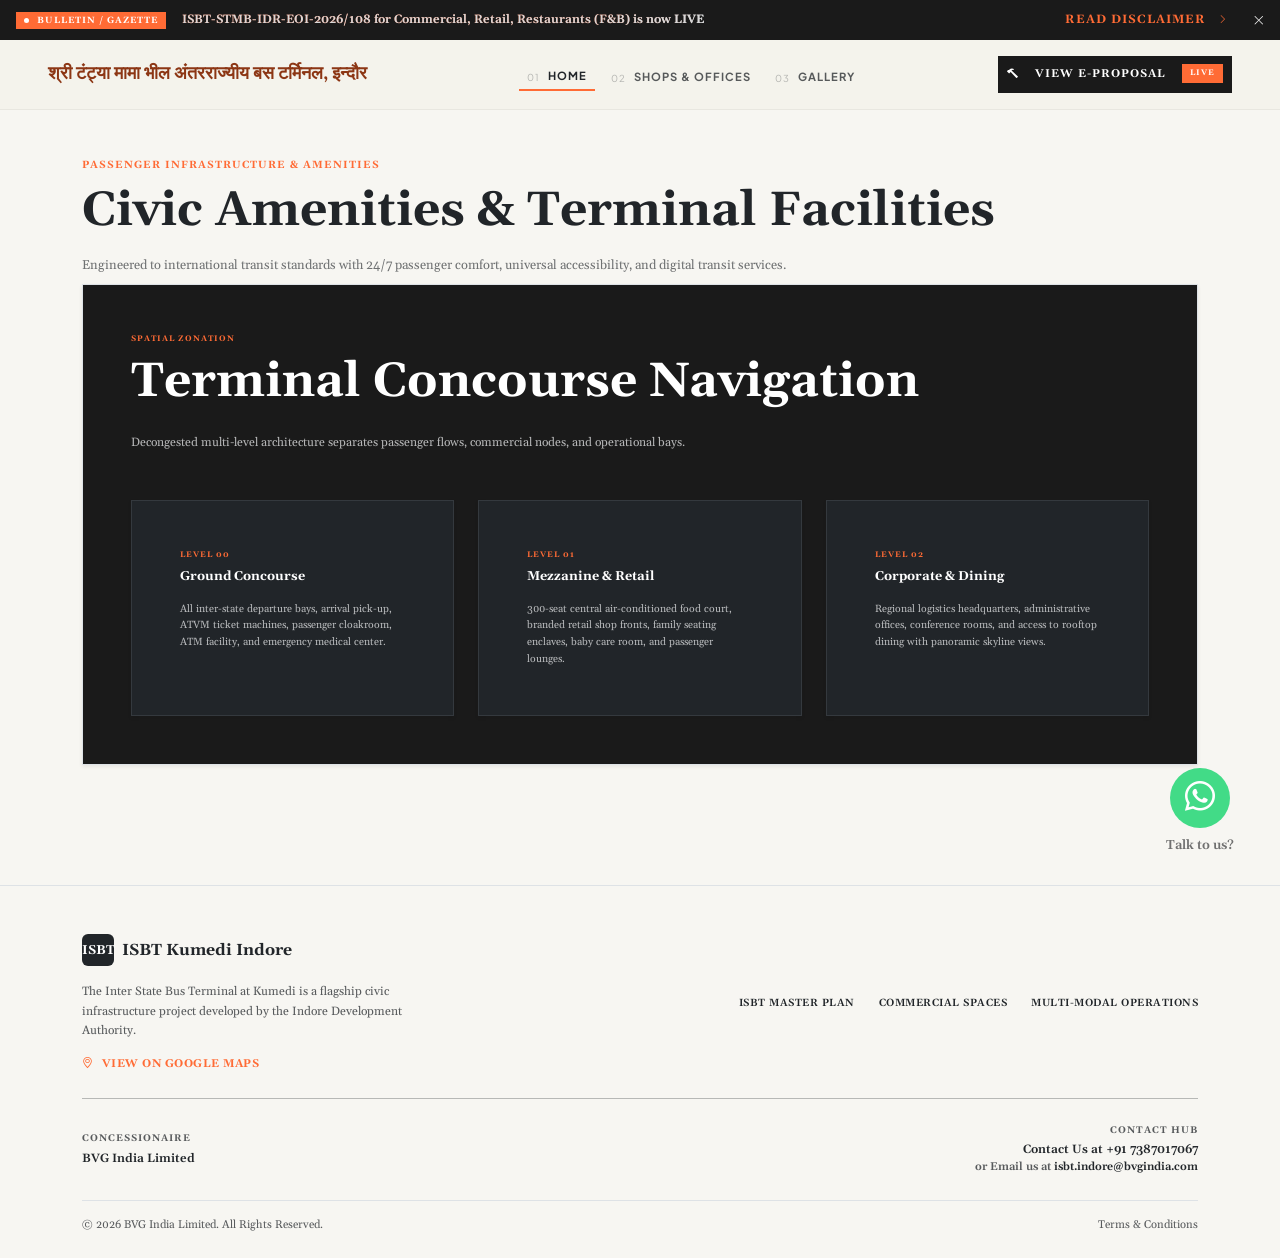
<file: facilities.html>
﻿<!doctype html>
<html lang="en">
  <head>
    <meta charset="UTF-8" />
    <meta name="viewport" content="width=device-width, initial-scale=1.0" />
    <title>ISBT Kumedi Indore - Facilities</title>
    <!-- Bootstrap CSS -->
    <link
      href="https://cdn.jsdelivr.net/npm/bootstrap@5.3.2/dist/css/bootstrap.min.css"
      rel="stylesheet" />
    <!-- Google Fonts -->
    <link rel="preconnect" href="https://fonts.googleapis.com" />
    <link rel="preconnect" href="https://fonts.gstatic.com" crossorigin />
    <link
      href="https://fonts.googleapis.com/css2?family=Plus+Jakarta+Sans:wght@400;500;600;700;800&family=Playfair+Display:ital,wght@0,600;0,700;1,600&display=swap"
      rel="stylesheet" />
    <!-- Bootstrap Icons -->
    <link
      rel="stylesheet"
      href="https://cdn.jsdelivr.net/npm/bootstrap-icons@1.11.1/font/bootstrap-icons.css" />
    <!-- Material Symbols for specific icons in data.js -->
    <link rel="stylesheet" href="https://fonts.googleapis.com/css2?family=Material+Symbols+Outlined:opsz,wght,FILL,GRAD@24,400,0,0" />
    <!-- Custom CSS -->
    <link rel="stylesheet" href="style.css" />
    <style>
      .material-symbols-outlined {
        font-variation-settings: 'FILL' 0, 'wght' 400, 'GRAD' 0, 'opsz' 24;
      }
    </style>
  </head>
  <body class="bg-light">
         <!-- Top Bulletin Bar -->
    <div class="bg-dark-accent text-black py-2 px-3 px-lg-3 d-flex justify-content-between align-items-center font-size-xl">

  <!-- Left section -->
  <div class="d-flex align-items-center gap-3 flex-grow-1 overflow-hidden">

    <!-- Fixed badge -->
    <span
      class="badge bg-orange text-uppercase rounded-0 px-2 py-1 d-flex align-items-center gap-2 letter-spacing-md flex-shrink-0">
      <span class="rounded-circle bg-white d-inline-block size-5"></span>
      BULLETIN / GAZETTE
    </span>

    <!-- Moving text -->
    <div class="announcement-wrapper">
      <span class="announcement-text text-light opacity-85">
        ISBT-STMB-IDR-EOI-2026/108 for Commercial, Retail, Restaurants (F&B)
        is now LIVE
      </span>
    </div>

  </div>

  <!-- Right section - fixed -->
  <div class="d-flex align-items-center gap-4 flex-shrink-0">

    <a
      href="termcondition.html"
      class="text-orange text-decoration-none fw-bold text-uppercase d-flex align-items-center gap-1 letter-spacing-md">
      READ DISCLAIMER &nbsp;
      <i class="bi bi-chevron-right font-size-base icon-stroke-1"></i>
    </a>

    <button
      class="btn btn-link text-white p-0 border-0 text-decoration-none">
      <i class="bi bi-x-lg font-size-lg"></i>
    </button>

  </div>
</div>

    <!-- Navbar -->
    <nav class="navbar navbar-expand-lg py-3 bg-warm-light border-bottom-soft">
      <div class="container-fluid px-4 px-lg-5">
        <a class="navbar-brand d-flex align-items-center gap-3" href="index.html">
          <!-- <img src="img/logo/ISBTLogo.png" alt="ISBT Logo" style="height: 60px; width: auto;"> -->
          <div>
            <div class="fw-semibold font-size-6xl line-height-xs" style="color:#8c3614;">
             श्री टंट्या मामा भील अंतरराज्यीय बस टर्मिनल, इन्दौर
            </div>
          </div>
        </a>
        <button
          class="navbar-toggler border-0 shadow-none"
          type="button"
          data-bs-toggle="collapse"
          data-bs-target="#navbarNav">
          <span class="navbar-toggler-icon"></span>
        </button>

        <div
          class="collapse navbar-collapse justify-content-center"
          id="navbarNav">
          <ul
            class="navbar-nav gap-2 text-uppercase fw-bold align-items-center font-size-lg letter-spacing-md">
            <li class="nav-item">
              <a
                class="nav-link text-dark active d-flex gap-2 position-relative pb-1 border-bottom-orange"
                href="index.html">
                <span
                  class="text-muted opacity-40 fw-normal font-size-base mt-1"
                  >01</span
                >
                HOME
              </a>
            </li>
            <!-- <li class="nav-item">
              <a
                class="nav-link text-muted d-flex gap-2 pb-1 text-center line-height-sm"
                href="aboutus.html">
                <span class="opacity-40 fw-normal font-size-base mt-1">02</span>
                ABOUT
              </a>
            </li>
            <li class="nav-item">
              <a
                class="nav-link text-muted d-flex gap-2 pb-1 text-center line-height-sm"
                href="facilities.html">
                <span class="opacity-40 fw-normal font-size-base mt-1">03</span>
                FACILITIES
              </a>
            </li> -->

            <li class="nav-item">
              <a
                class="nav-link text-muted d-flex gap-2 pb-1 text-center line-height-sm"
                href="shopOffice.html">
                <span class="opacity-40 fw-normal font-size-base mt-1">02</span>
                <span class="text-start">SHOPS & OFFICES</span>
              </a>
            </li>
            <li class="nav-item">
              <a
                class="nav-link text-muted d-flex gap-2 pb-1 text-center line-height-sm"
                href="Gallery.html">
                <span class="opacity-40 fw-normal font-size-base mt-1">03</span>
                <span class="text-start">GALLERY</span>
              </a>
            </li>
          </ul>
        </div>

        <div class="d-flex d-lg-flex gap-3 align-items-center">
          <a
            href="viewproposal.html"
            class="btn bg-dark-accent text-white fw-bold rounded-0 px-2 py-2 d-flex align-items-center gap-3 text-uppercase font-size-lg letter-spacing-md">
            <i class="bi bi-hammer"></i>
            <span class="text-start line-height-sm">VIEW E-PROPOSAL</span>
            <span
              class="badge bg-orange rounded-0 px-2 py-1 text-white font-size-xs line-height-md"
              >LIVE</span
            >
          </a>
        </div>
      </div>
    </nav>



    <!-- Main Content -->
    <main class="bg-warm-lightest pb-5">
      <div class="container py-5">
        <!-- Breadcrumbs & Header -->
        <div class="text-uppercase fw-bold text-orange mb-2 font-size-md letter-spacing-md"> PASSENGER INFRASTRUCTURE & AMENITIES</div>
        
        <div class="d-flex flex-column flex-lg-row justify-content-between align-items-lg-start mb-2">
            <div class="pe-lg-5">
                <h2  class="display-5 font-playfair fw-bold mb-3 text-dark">Civic Amenities & Terminal Facilities</h2>
                <p class="text-muted font-size-2xl max-w-800 line-height-lg mb-0 opacity-85">
                  Engineered to international transit standards with 24/7 passenger comfort, universal accessibility, and digital transit services.
                </p>
            </div>          
        </div>      

        <!-- Facilities Grid -->
        <div class="row g-4" id="facilitiesGrid"></div>

        <!-- Spatial Zonation Banner -->
        <div class="pt-4 mb-4">
            <div class="bg-dark-accent p-4 p-md-5 border border-dark-transparent shadow-sm">
                <div class="text-uppercase fw-bold text-orange mb-2 font-size-xs letter-spacing-md">SPATIAL ZONATION</div>
                <h3 class="font-playfair fw-bold mb-4 text-white display-5">Terminal Concourse Navigation</h3>
                <p class="text-light opacity-70 font-size-xl mb-4 max-w-800">Decongested multi-level architecture separates passenger flows, commercial nodes, and operational bays.</p>
                
                <div class="row g-4 mt-2">
                    <div class="col-md-4">
                        <div class="bg-dark p-4 p-lg-5 h-100 border border-secondary border-opacity-25 shadow-sm">
                            <div class="text-uppercase fw-bold text-orange mb-2 font-size-xs letter-spacing-md">LEVEL 00</div>
                            <h6 class="fw-bold text-white mb-3 font-size-2xl">Ground Concourse</h6>
                            <p class="text-light opacity-70 mb-0 font-size-md line-height-lg">All inter-state departure bays, arrival pick-up, ATVM ticket machines, passenger cloakroom, ATM facility, and emergency medical center.</p>
                        </div>
                    </div>
                    <div class="col-md-4">
                        <div class="bg-dark p-4 p-lg-5 h-100 border border-secondary border-opacity-25 shadow-sm">
                            <div class="text-uppercase fw-bold text-orange mb-2 font-size-xs letter-spacing-md">LEVEL 01</div>
                            <h6 class="fw-bold text-white mb-3 font-size-2xl">Mezzanine & Retail</h6>
                            <p class="text-light opacity-70 mb-0 font-size-md line-height-lg">300-seat central air-conditioned food court, branded retail shop fronts, family seating enclaves, baby care room, and passenger lounges.</p>
                        </div>
                    </div>
                    <div class="col-md-4">
                        <div class="bg-dark p-4 p-lg-5 h-100 border border-secondary border-opacity-25 shadow-sm">
                            <div class="text-uppercase fw-bold text-orange mb-2 font-size-xs letter-spacing-md">LEVEL 02</div>
                            <h6 class="fw-bold text-white mb-3 font-size-2xl">Corporate & Dining</h6>
                            <p class="text-light opacity-70 mb-0 font-size-md line-height-lg">Regional logistics headquarters, administrative offices, conference rooms, and access to rooftop dining with panoramic skyline views.</p>
                        </div>
                    </div>
                </div>
            </div>
        </div>
      </div>
    </main>

    <script src="https://cdn.jsdelivr.net/npm/bootstrap@5.3.2/dist/js/bootstrap.bundle.min.js"></script>
    <script type="module">
        import { FACILITIES } from './data.js';
        
        let currentFilter = 'ALL';
        let currentSearch = '';

        const filterContainer = document.getElementById('filterContainer');
        const grid = document.getElementById('facilitiesGrid');
        const searchInput = document.getElementById('searchInput');

        // Extract unique categories
        const categories = ['ALL', ...new Set(FACILITIES.map(f => f.category))];

        function renderFilters() {
            filterContainer.innerHTML = categories.map(cat => {
                const isActive = currentFilter === cat;
                const btnClass = isActive 
                    ? 'btn btn-dark fw-bold rounded-0 px-4 py-2 font-size-xs letter-spacing-md' 
                    : 'btn btn-outline-dark fw-bold rounded-0 px-4 py-2 bg-warm-lightest font-size-xs letter-spacing-md border-dark-transparent text-muted';
                
                return `<button class="${btnClass}" onclick="setFilter('${cat}')">${cat}</button>`;
            }).join('');
        }

        window.setFilter = function(cat) {
            currentFilter = cat;
            renderFilters();
            renderGrid();
        };

        function renderGrid() {
            let filtered = FACILITIES;
            
            if (currentFilter !== 'ALL') {
                filtered = filtered.filter(f => f.category === currentFilter);
            }
            
            if (currentSearch.trim() !== '') {
                const s = currentSearch.toLowerCase();
                filtered = filtered.filter(f => 
                    f.name.toLowerCase().includes(s) || 
                    f.description.toLowerCase().includes(s) ||
                    f.location.toLowerCase().includes(s) ||
                    f.features.some(feat => feat.toLowerCase().includes(s))
                );
            }

            if (filtered.length === 0) {
                grid.innerHTML = '<div class="col-12 text-center py-5 text-muted fw-bold">No facilities found matching your criteria.</div>';
                return;
            }

            grid.innerHTML = filtered.map(item => {
                // Determine icon mapping if needed, or use exact string for material symbols
                const featuresHtml = item.features.map(feat => `
                    <div class="col-6 mb-2">
                        <div class="d-flex align-items-start gap-2">
                            <span class="text-orange font-size-xs mt-1"><i class="bi bi-square-fill"></i></span>
                            <span class="text-muted font-size-xs fw-bold">${feat}</span>
                        </div>
                    </div>
                `).join('');

                return `
                <div class="col-lg-6">
                    <div class="bg-white p-4 p-md-5 h-100 border border-dark-transparent shadow-sm d-flex flex-column">
                        <div class="d-flex justify-content-between align-items-start mb-4">
                            <div class="bg-dark text-white rounded-0 size-40 d-flex align-items-center justify-content-center flex-shrink-0">
                                <span class="material-symbols-outlined fs-5">${item.icon}</span>
                            </div>
                            <span class="badge bg-warm-lightest text-dark border border-dark-transparent rounded-0 px-3 py-1 font-size-xs letter-spacing-md">${item.status}</span>
                        </div>
                        
                        <h4 class="font-playfair fw-bold text-dark mb-3">${item.name}</h4>
                        
                        <div class="d-flex flex-wrap gap-4 mb-3">
                            <div class="d-flex align-items-center gap-2 text-muted font-size-sm fw-bold">
                                <i class="bi bi-geo-alt text-orange"></i> ${item.location}
                            </div>
                            <div class="d-flex align-items-center gap-2 text-muted font-size-sm fw-bold">
                                <i class="bi bi-clock text-orange"></i> ${item.operatingHours}
                            </div>
                        </div>
                        
                        <p class="text-muted font-size-md line-height-lg mb-4 flex-grow-1">${item.description}</p>
                        
                        <div class="mt-auto pt-3 border-top border-dark-transparent">
                            <div class="text-uppercase fw-bold text-dark mb-3 font-size-xs letter-spacing-md opacity-70">KEY AMENITIES</div>
                            <div class="row">
                                ${featuresHtml}
                            </div>
                        </div>
                    </div>
                </div>
                `;
            }).join('');
        }

        searchInput.addEventListener('input', (e) => {
            currentSearch = e.target.value;
            renderGrid();
        });

        // Initialize
        renderFilters();
        renderGrid();
    </script>
  
  <script src="footer.js"></script>
  <script src="whatsappbtn.js"></script>
</body>
</html>
</file>
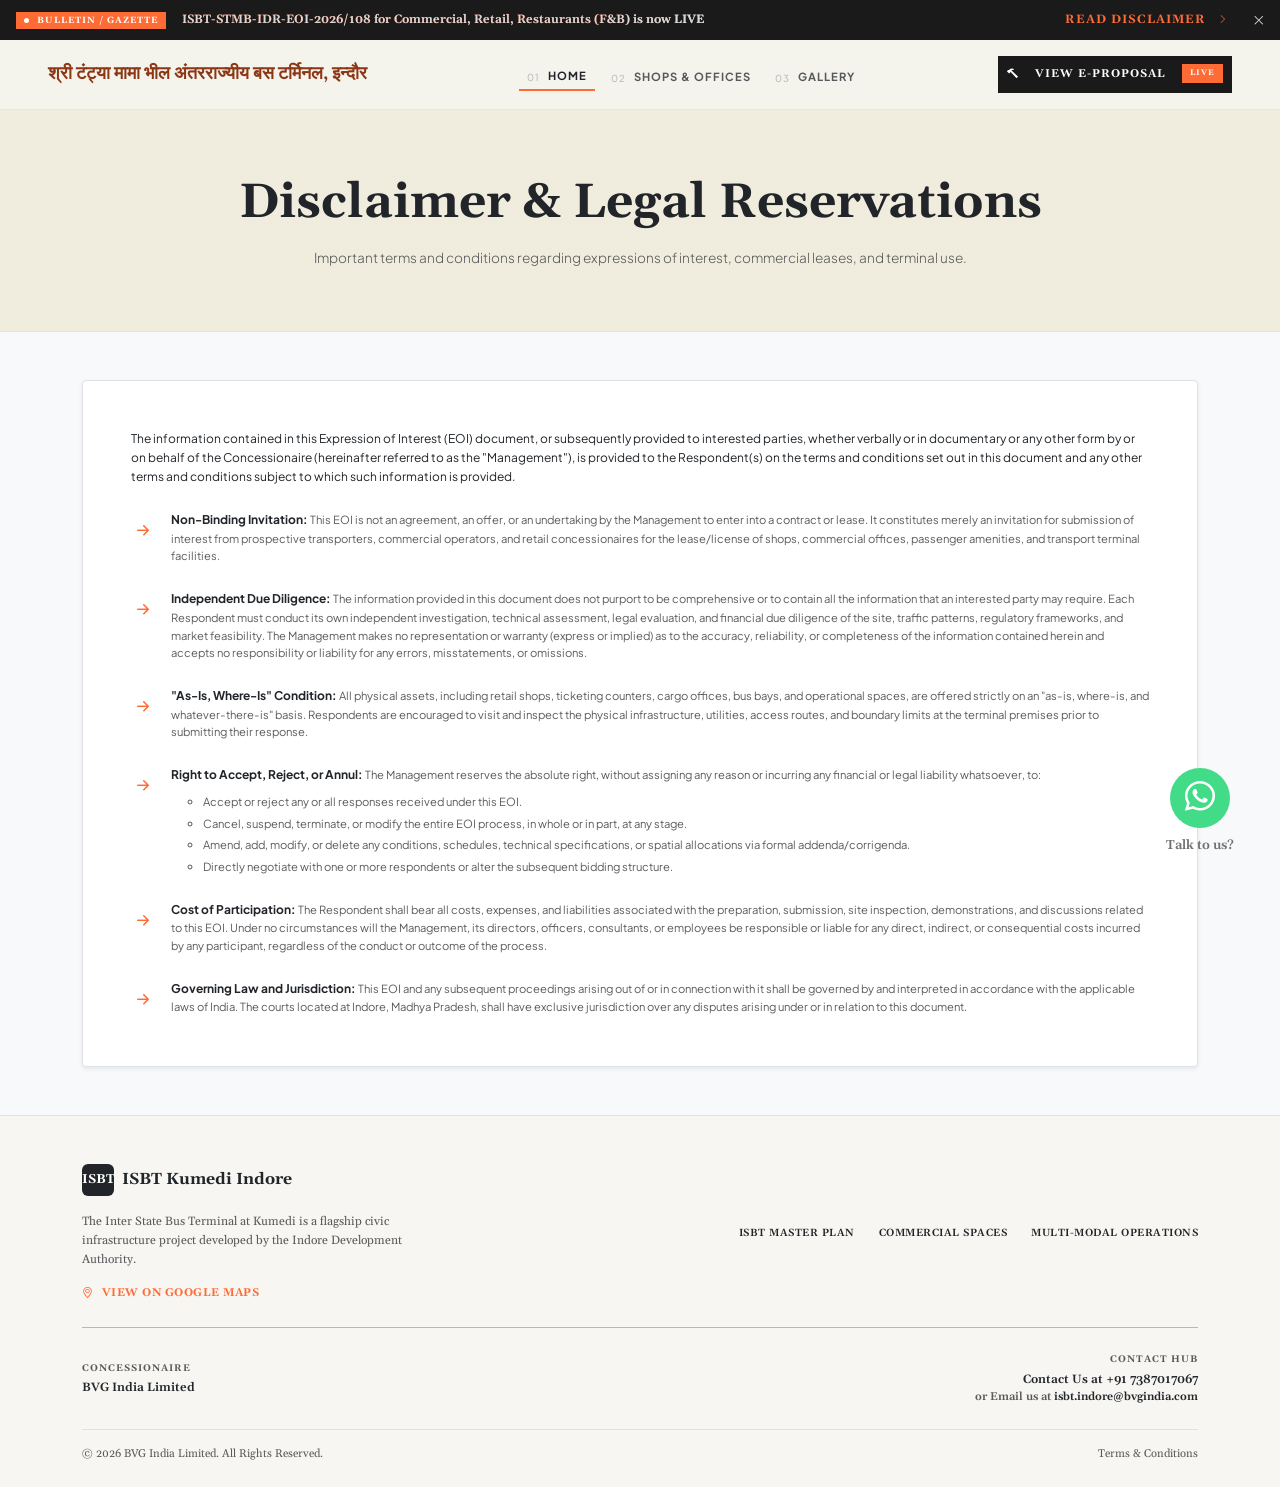
<file: termcondition.html>
<!doctype html>
<html lang="en">
  <head>
    <meta charset="UTF-8" />
    <meta name="viewport" content="width=device-width, initial-scale=1.0" />
    <title>Terms & Conditions - ISBT Kumedi Indore</title>
    <!-- Bootstrap CSS -->
    <link href="https://cdn.jsdelivr.net/npm/bootstrap@5.3.2/dist/css/bootstrap.min.css" rel="stylesheet" />
    <!-- Google Fonts -->
    <link rel="preconnect" href="https://fonts.googleapis.com" />
    <link rel="preconnect" href="https://fonts.gstatic.com" crossorigin />
    <link href="https://fonts.googleapis.com/css2?family=Plus+Jakarta+Sans:wght@400;500;600;700;800&family=Playfair+Display:ital,wght@0,600;0,700;1,600&display=swap" rel="stylesheet" />
    <!-- Bootstrap Icons -->
    <link rel="stylesheet" href="https://cdn.jsdelivr.net/npm/bootstrap-icons@1.11.1/font/bootstrap-icons.css" />
    <!-- Custom CSS -->
    <link rel="stylesheet" href="style.css" />
  </head>

  <body class="bg-light d-flex flex-column min-vh-100">
        <!-- Top Bulletin Bar -->
   <div class="bg-dark-accent text-black py-2 px-3 px-lg-3 d-flex justify-content-between align-items-center font-size-xl">

  <!-- Left section -->
  <div class="d-flex align-items-center gap-3 flex-grow-1 overflow-hidden">

    <!-- Fixed badge -->
    <span
      class="badge bg-orange text-uppercase rounded-0 px-2 py-1 d-flex align-items-center gap-2 letter-spacing-md flex-shrink-0">
      <span class="rounded-circle bg-white d-inline-block size-5"></span>
      BULLETIN / GAZETTE
    </span>

    <!-- Moving text -->
    <div class="announcement-wrapper">
      <span class="announcement-text text-light opacity-85">
        ISBT-STMB-IDR-EOI-2026/108 for Commercial, Retail, Restaurants (F&B)
        is now LIVE
      </span>
    </div>

  </div>

  <!-- Right section - fixed -->
  <div class="d-flex align-items-center gap-4 flex-shrink-0">

    <a
      href="termcondition.html"
      class="text-orange text-decoration-none fw-bold text-uppercase d-flex align-items-center gap-1 letter-spacing-md">
      READ DISCLAIMER &nbsp;
      <i class="bi bi-chevron-right font-size-base icon-stroke-1"></i>
    </a>

    <button
      class="btn btn-link text-white p-0 border-0 text-decoration-none">
      <i class="bi bi-x-lg font-size-lg"></i>
    </button>

  </div>
</div>

    <!-- Navbar -->
    <nav class="navbar navbar-expand-lg py-3 bg-warm-light border-bottom-soft">
      <div class="container-fluid px-4 px-lg-5">
        <a class="navbar-brand d-flex align-items-center gap-3" href="index.html">
          <!-- <img src="img/logo/ISBTLogo.png" alt="ISBT Logo" style="height: 60px; width: auto;"> -->
          <div>
            <div class="fw-semibold font-size-6xl line-height-xs" style="color:#8c3614;">
             श्री टंट्या मामा भील अंतरराज्यीय बस टर्मिनल, इन्दौर
            </div>
          </div>
        </a>
        <button
          class="navbar-toggler border-0 shadow-none"
          type="button"
          data-bs-toggle="collapse"
          data-bs-target="#navbarNav">
          <span class="navbar-toggler-icon"></span>
        </button>

        <div
          class="collapse navbar-collapse justify-content-center"
          id="navbarNav">
          <ul
            class="navbar-nav gap-2 text-uppercase fw-bold align-items-center font-size-lg letter-spacing-md">
            <li class="nav-item">
              <a
                class="nav-link text-dark active d-flex gap-2 position-relative pb-1 border-bottom-orange"
                href="index.html">
                <span
                  class="text-muted opacity-40 fw-normal font-size-base mt-1"
                  >01</span
                >
                HOME
              </a>
            </li>
            <!-- <li class="nav-item">
              <a
                class="nav-link text-muted d-flex gap-2 pb-1 text-center line-height-sm"
                href="aboutus.html">
                <span class="opacity-40 fw-normal font-size-base mt-1">02</span>
                ABOUT
              </a>
            </li>
            <li class="nav-item">
              <a
                class="nav-link text-muted d-flex gap-2 pb-1 text-center line-height-sm"
                href="facilities.html">
                <span class="opacity-40 fw-normal font-size-base mt-1">03</span>
                FACILITIES
              </a>
            </li> -->

            <li class="nav-item">
              <a
                class="nav-link text-muted d-flex gap-2 pb-1 text-center line-height-sm"
                href="shopOffice.html">
                <span class="opacity-40 fw-normal font-size-base mt-1">02</span>
                <span class="text-start">SHOPS & OFFICES</span>
              </a>
            </li>
            <li class="nav-item">
              <a
                class="nav-link text-muted d-flex gap-2 pb-1 text-center line-height-sm"
                href="Gallery.html">
                <span class="opacity-40 fw-normal font-size-base mt-1">03</span>
                <span class="text-start">GALLERY</span>
              </a>
            </li>
          </ul>
        </div>

        <div class="d-flex d-lg-flex gap-3 align-items-center">
          <a
            href="viewproposal.html"
            class="btn bg-dark-accent text-white fw-bold rounded-0 px-2 py-2 d-flex align-items-center gap-3 text-uppercase font-size-lg letter-spacing-md">
            <i class="bi bi-hammer"></i>
            <span class="text-start line-height-sm">VIEW E-PROPOSAL</span>
            <span
              class="badge bg-orange rounded-0 px-2 py-1 text-white font-size-xs line-height-md"
              >LIVE</span
            >
          </a>
        </div>
      </div>
    </nav>



    <!-- Page Header -->
    <header class="bg-warm-lighter py-5 border-bottom">
      <div class="container py-3 text-center">
        <h1 class="display-5 fw-bold text-dark font-playfair mb-3">
          Disclaimer & Legal Reservations
        </h1>
        <p class="lead text-muted font-sans font-size-3xl mb-0 max-w-800 mx-auto line-height-md">
          Important terms and conditions regarding expressions of interest, commercial leases, and terminal use.
        </p>
      </div>
    </header>

    <!-- Main Content Area -->
    <main class="container py-5 flex-grow-1 max-w-1000">
      <div class="bg-white p-4 p-md-5 border rounded-1 shadow-sm">
        
        <p class="font-sans font-size-xl text-dark line-height-lg mb-4">
          The information contained in this Expression of Interest (EOI) document, or subsequently provided to interested parties, whether verbally or in documentary or any other form by or on behalf of the Concessionaire (hereinafter referred to as the "Management"), is provided to the Respondent(s) on the terms and conditions set out in this document and any other terms and conditions subject to which such information is provided.
        </p>

        <ul class="list-unstyled font-sans font-size-lg line-height-lg text-muted d-flex flex-column gap-4 mb-0">
          <li class="d-flex gap-3">
            <i class="bi bi-arrow-right-short text-orange fs-4 mt-n1"></i>
            <div>
              <strong class="text-dark font-size-xl">Non-Binding Invitation:</strong> This EOI is not an agreement, an offer, or an undertaking by the Management to enter into a contract or lease. It constitutes merely an invitation for submission of interest from prospective transporters, commercial operators, and retail concessionaires for the lease/license of shops, commercial offices, passenger amenities, and transport terminal facilities.
            </div>
          </li>
          <li class="d-flex gap-3">
            <i class="bi bi-arrow-right-short text-orange fs-4 mt-n1"></i>
            <div>
              <strong class="text-dark font-size-xl">Independent Due Diligence:</strong> The information provided in this document does not purport to be comprehensive or to contain all the information that an interested party may require. Each Respondent must conduct its own independent investigation, technical assessment, legal evaluation, and financial due diligence of the site, traffic patterns, regulatory frameworks, and market feasibility. The Management makes no representation or warranty (express or implied) as to the accuracy, reliability, or completeness of the information contained herein and accepts no responsibility or liability for any errors, misstatements, or omissions.
            </div>
          </li>
          <li class="d-flex gap-3">
            <i class="bi bi-arrow-right-short text-orange fs-4 mt-n1"></i>
            <div>
              <strong class="text-dark font-size-xl">"As-Is, Where-Is" Condition:</strong> All physical assets, including retail shops, ticketing counters, cargo offices, bus bays, and operational spaces, are offered strictly on an "as-is, where-is, and whatever-there-is" basis. Respondents are encouraged to visit and inspect the physical infrastructure, utilities, access routes, and boundary limits at the terminal premises prior to submitting their response.
            </div>
          </li>
          <li class="d-flex gap-3">
            <i class="bi bi-arrow-right-short text-orange fs-4 mt-n1"></i>
            <div>
              <strong class="text-dark font-size-xl">Right to Accept, Reject, or Annul:</strong> The Management reserves the absolute right, without assigning any reason or incurring any financial or legal liability whatsoever, to: 
              <ul class="mt-2 mb-0 d-flex flex-column gap-1 text-muted">
                <li>Accept or reject any or all responses received under this EOI.</li>
                <li>Cancel, suspend, terminate, or modify the entire EOI process, in whole or in part, at any stage.</li>
                <li>Amend, add, modify, or delete any conditions, schedules, technical specifications, or spatial allocations via formal addenda/corrigenda.</li>
                <li>Directly negotiate with one or more respondents or alter the subsequent bidding structure.</li>
              </ul>
            </div>
          </li>
          <li class="d-flex gap-3">
            <i class="bi bi-arrow-right-short text-orange fs-4 mt-n1"></i>
            <div>
              <strong class="text-dark font-size-xl">Cost of Participation:</strong> The Respondent shall bear all costs, expenses, and liabilities associated with the preparation, submission, site inspection, demonstrations, and discussions related to this EOI. Under no circumstances will the Management, its directors, officers, consultants, or employees be responsible or liable for any direct, indirect, or consequential costs incurred by any participant, regardless of the conduct or outcome of the process.
            </div>
          </li>
          <li class="d-flex gap-3">
            <i class="bi bi-arrow-right-short text-orange fs-4 mt-n1"></i>
            <div>
              <strong class="text-dark font-size-xl">Governing Law and Jurisdiction:</strong> This EOI and any subsequent proceedings arising out of or in connection with it shall be governed by and interpreted in accordance with the applicable laws of India. The courts located at Indore, Madhya Pradesh, shall have exclusive jurisdiction over any disputes arising under or in relation to this document.
            </div>
          </li>
        </ul>
      </div>
    </main>

    <!-- Bootstrap JS -->
    <script src="https://cdn.jsdelivr.net/npm/bootstrap@5.3.2/dist/js/bootstrap.bundle.min.js"></script>
  
  <script src="footer.js"></script>
  <script src="whatsappbtn.js"></script>
</body>
</html>
</file>
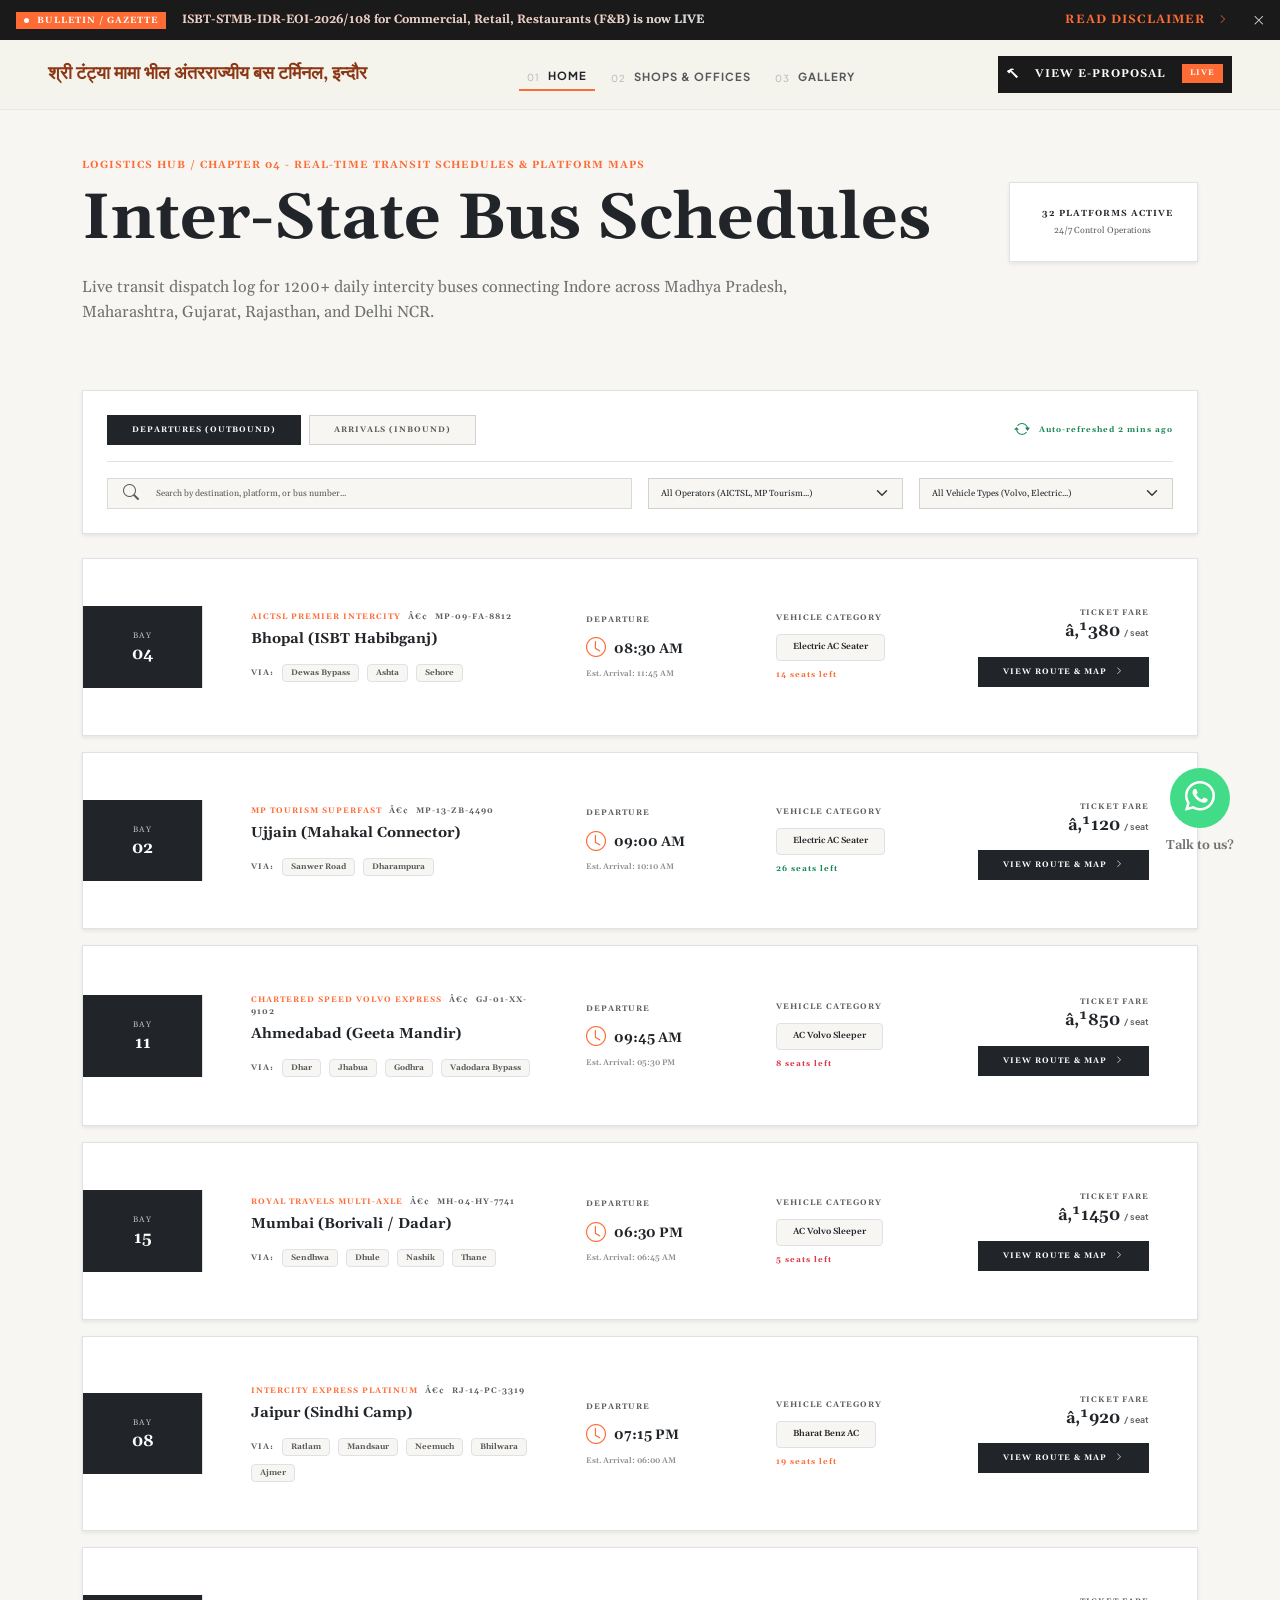
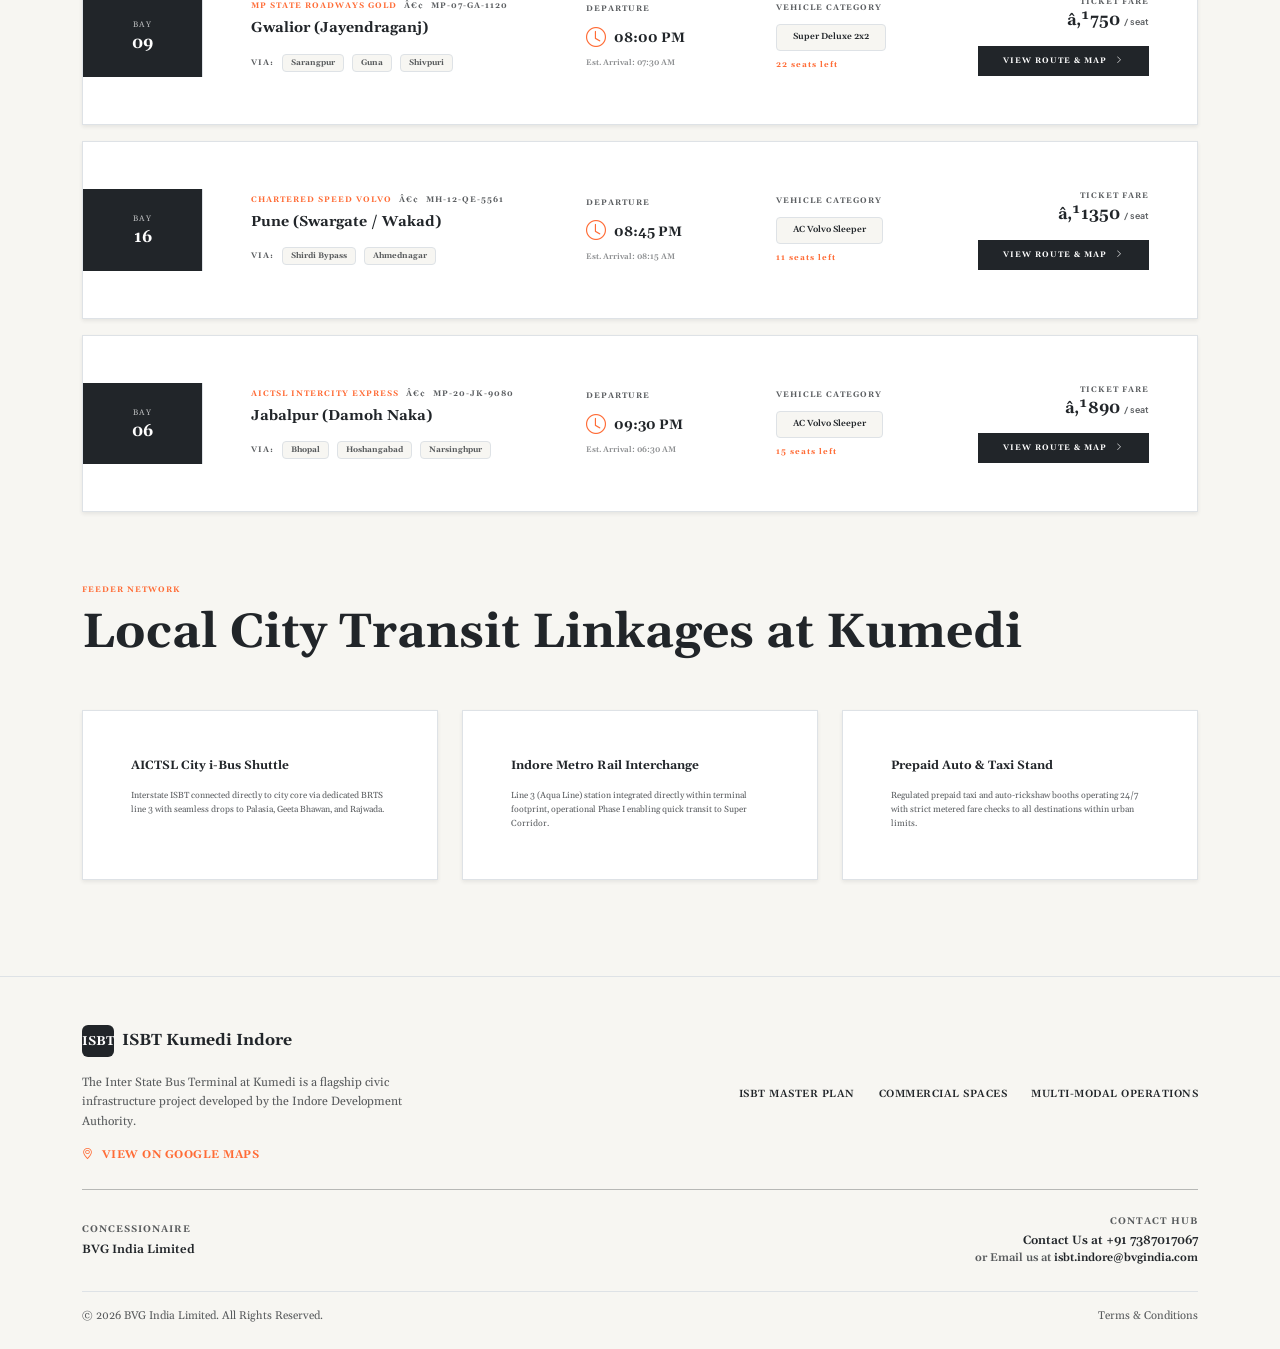
<file: transport.html>
<!doctype html>
<html lang="en">
  <head>
    <meta charset="UTF-8" />
    <meta name="viewport" content="width=device-width, initial-scale=1.0" />
    <title>ISBT Kumedi Indore - Transport</title>
    <!-- Bootstrap CSS -->
    <link
      href="https://cdn.jsdelivr.net/npm/bootstrap@5.3.2/dist/css/bootstrap.min.css"
      rel="stylesheet" />
    <!-- Google Fonts -->
    <link rel="preconnect" href="https://fonts.googleapis.com" />
    <link rel="preconnect" href="https://fonts.gstatic.com" crossorigin />
    <link
      href="https://fonts.googleapis.com/css2?family=Plus+Jakarta+Sans:wght@400;500;600;700;800&family=Playfair+Display:ital,wght@0,600;0,700;1,600&display=swap"
      rel="stylesheet" />
    <!-- Bootstrap Icons -->
    <link
      rel="stylesheet"
      href="https://cdn.jsdelivr.net/npm/bootstrap-icons@1.11.1/font/bootstrap-icons.css" />
    <!-- Custom CSS -->
    <link rel="stylesheet" href="style.css" />
  </head>
  <body class="bg-light">
        <!-- Top Bulletin Bar -->
    <div class="bg-dark-accent text-black py-2 px-3 px-lg-3 d-flex justify-content-between align-items-center font-size-xl">

  <!-- Left section -->
  <div class="d-flex align-items-center gap-3 flex-grow-1 overflow-hidden">

    <!-- Fixed badge -->
    <span
      class="badge bg-orange text-uppercase rounded-0 px-2 py-1 d-flex align-items-center gap-2 letter-spacing-md flex-shrink-0">
      <span class="rounded-circle bg-white d-inline-block size-5"></span>
      BULLETIN / GAZETTE
    </span>

    <!-- Moving text -->
    <div class="announcement-wrapper">
      <span class="announcement-text text-light opacity-85">
        ISBT-STMB-IDR-EOI-2026/108 for Commercial, Retail, Restaurants (F&B)
        is now LIVE
      </span>
    </div>

  </div>

  <!-- Right section - fixed -->
  <div class="d-flex align-items-center gap-4 flex-shrink-0">

    <a
      href="termcondition.html"
      class="text-orange text-decoration-none fw-bold text-uppercase d-flex align-items-center gap-1 letter-spacing-md">
      READ DISCLAIMER &nbsp;
      <i class="bi bi-chevron-right font-size-base icon-stroke-1"></i>
    </a>

    <button
      class="btn btn-link text-white p-0 border-0 text-decoration-none">
      <i class="bi bi-x-lg font-size-lg"></i>
    </button>

  </div>
</div>

    <!-- Navbar -->
    <nav class="navbar navbar-expand-lg py-3 bg-warm-light border-bottom-soft">
      <div class="container-fluid px-4 px-lg-5">
        <a class="navbar-brand d-flex align-items-center gap-3" href="index.html">
          <!-- <img src="img/logo/ISBTLogo.png" alt="ISBT Logo" style="height: 60px; width: auto;"> -->
          <div>
            <div class="fw-semibold font-size-6xl line-height-xs" style="color:#8c3614;">
             श्री टंट्या मामा भील अंतरराज्यीय बस टर्मिनल, इन्दौर
            </div>
          </div>
        </a>
        <button
          class="navbar-toggler border-0 shadow-none"
          type="button"
          data-bs-toggle="collapse"
          data-bs-target="#navbarNav">
          <span class="navbar-toggler-icon"></span>
        </button>

        <div
          class="collapse navbar-collapse justify-content-center"
          id="navbarNav">
          <ul
            class="navbar-nav gap-2 text-uppercase fw-bold align-items-center font-size-lg letter-spacing-md">
            <li class="nav-item">
              <a
                class="nav-link text-dark active d-flex gap-2 position-relative pb-1 border-bottom-orange"
                href="index.html">
                <span
                  class="text-muted opacity-40 fw-normal font-size-base mt-1"
                  >01</span
                >
                HOME
              </a>
            </li>
            <!-- <li class="nav-item">
              <a
                class="nav-link text-muted d-flex gap-2 pb-1 text-center line-height-sm"
                href="aboutus.html">
                <span class="opacity-40 fw-normal font-size-base mt-1">02</span>
                ABOUT
              </a>
            </li>
            <li class="nav-item">
              <a
                class="nav-link text-muted d-flex gap-2 pb-1 text-center line-height-sm"
                href="facilities.html">
                <span class="opacity-40 fw-normal font-size-base mt-1">03</span>
                FACILITIES
              </a>
            </li> -->

            <li class="nav-item">
              <a
                class="nav-link text-muted d-flex gap-2 pb-1 text-center line-height-sm"
                href="shopOffice.html">
                <span class="opacity-40 fw-normal font-size-base mt-1">02</span>
                <span class="text-start">SHOPS & OFFICES</span>
              </a>
            </li>
            <li class="nav-item">
              <a
                class="nav-link text-muted d-flex gap-2 pb-1 text-center line-height-sm"
                href="Gallery.html">
                <span class="opacity-40 fw-normal font-size-base mt-1">03</span>
                <span class="text-start">GALLERY</span>
              </a>
            </li>
          </ul>
        </div>

        <div class="d-flex d-lg-flex gap-3 align-items-center">
          <a
            href="viewproposal.html"
            class="btn bg-dark-accent text-white fw-bold rounded-0 px-2 py-2 d-flex align-items-center gap-3 text-uppercase font-size-lg letter-spacing-md">
            <i class="bi bi-hammer"></i>
            <span class="text-start line-height-sm">VIEW E-PROPOSAL</span>
            <span
              class="badge bg-orange rounded-0 px-2 py-1 text-white font-size-xs line-height-md"
              >LIVE</span
            >
          </a>
        </div>
      </div>
    </nav>


    <!-- Main Content -->
    <main class="bg-warm-lightest pb-5">
      <div class="container py-5">
        <!-- Breadcrumbs & Header -->
        <div class="text-uppercase fw-bold text-orange mb-2 font-size-md letter-spacing-md">LOGISTICS HUB / CHAPTER 04 - REAL-TIME TRANSIT SCHEDULES & PLATFORM MAPS</div>
        
        <div class="d-flex flex-column flex-lg-row justify-content-between align-items-lg-start mb-5 pb-3">
            <div class="pe-lg-5">
                <h1 class="display-3 font-playfair fw-bold mb-3 text-dark">Inter-State Bus Schedules</h1>
                <p class="text-muted font-size-5xl max-w-800 line-height-lg mb-0 opacity-85">
                  Live transit dispatch log for 1200+ daily intercity buses connecting Indore across Madhya Pradesh, Maharashtra, Gujarat, Rajasthan, and Delhi NCR.
                </p>
            </div>
            <div class="d-flex flex-column gap-2 mt-4 mt-lg-0 flex-shrink-0">
                <div class="bg-white text-dark p-3 p-md-4 border border-dark-transparent rounded-0 shadow-sm">
                    <div class="d-flex align-items-center gap-2 mb-1">
                        <span class="bg-orange rounded-1 size-10 d-inline-block"></span>
                        <span class="text-uppercase fw-bold text-dark font-size-sm letter-spacing-md">32 PLATFORMS ACTIVE</span>
                    </div>
                    <div class="text-muted font-size-sm ms-3 ps-1">24/7 Control Operations</div>
                </div>
            </div>
        </div>

        <!-- Filter Bar -->
        <div class="bg-white p-3 p-md-4 border border-dark-transparent shadow-sm mb-4">
            <div class="d-flex flex-column flex-md-row justify-content-between align-items-md-center gap-3 border-bottom border-dark-transparent pb-3 mb-3">
                <div class="d-flex flex-wrap gap-2">
                    <button class="btn btn-dark fw-bold rounded-0 px-4 py-2 font-size-xs letter-spacing-md">DEPARTURES (OUTBOUND)</button>
                    <button class="btn btn-outline-dark bg-warm-lightest fw-bold rounded-0 px-4 py-2 font-size-xs letter-spacing-md border-dark-transparent text-muted">ARRIVALS (INBOUND)</button>
                </div>
                <div class="d-flex align-items-center gap-2 text-success font-size-xs fw-bold letter-spacing-md">
                    <i class="bi bi-arrow-repeat fs-6"></i> Auto-refreshed 2 mins ago
                </div>
            </div>

            <div class="row g-3">
                <div class="col-md-5 col-lg-6">
                    <div class="position-relative">
                        <i class="bi bi-search position-absolute top-50 start-0 translate-middle-y ms-3 text-muted"></i>
                        <input type="text" id="searchInput" class="form-control rounded-0 border-dark-transparent bg-warm-lightest ps-5 shadow-none font-size-sm py-2" placeholder="Search by destination, platform, or bus number...">
                    </div>
                </div>
                <div class="col-md-3 col-lg-3">
                    <select class="form-select border-dark-transparent rounded-0 bg-warm-lightest font-size-sm text-dark py-2 shadow-none" id="operatorSelect">
                        <option value="All">All Operators (AICTSL, MP Tourism...)</option>
                        <option value="AICTSL">AICTSL</option>
                        <option value="MP Tourism">MP Tourism</option>
                        <option value="Chartered Speed">Chartered Speed</option>
                        <option value="Royal Travels">Royal Travels</option>
                        <option value="Intercity Express">Intercity Express</option>
                    </select>
                </div>
                <div class="col-md-4 col-lg-3">
                    <select class="form-select border-dark-transparent rounded-0 bg-warm-lightest font-size-sm text-dark py-2 shadow-none" id="vehicleTypeSelect">
                        <option value="All">All Vehicle Types (Volvo, Electric...)</option>
                        <option value="Electric AC Seater">Electric AC Seater</option>
                        <option value="AC Volvo Sleeper">AC Volvo Sleeper</option>
                        <option value="Super Deluxe 2x2">Super Deluxe 2x2</option>
                        <option value="Bharat Benz AC">Bharat Benz AC</option>
                    </select>
                </div>
            </div>
        </div>

        <!-- Bus Grid -->
        <div class="d-flex flex-column gap-3 mb-5 pb-3" id="busGrid">
            <!-- Loading state -->
            <div class="text-center py-5 text-muted fw-bold">
                <div class="spinner-border text-orange mb-3" role="status"></div>
                <div>Fetching live schedules...</div>
            </div>
        </div>

        <!-- Feeder Network Banner -->
        <div class="mt-5 pt-2">
            <div class="text-uppercase fw-bold text-orange mb-2 font-size-xs letter-spacing-md">FEEDER NETWORK</div>
            <h3 class="font-playfair fw-bold mb-4 text-dark display-5">Local City Transit Linkages at Kumedi</h3>
            
            <div class="row g-4 mt-2">
                <div class="col-md-4">
                    <div class="bg-white p-4 p-lg-5 h-100 border border-dark-transparent shadow-sm">
                        <h6 class="fw-bold text-dark mb-3 font-size-xl">AICTSL City i-Bus Shuttle</h6>
                        <p class="text-muted mb-0 font-size-sm line-height-lg">Interstate ISBT connected directly to city core via dedicated BRTS line 3 with seamless drops to Palasia, Geeta Bhawan, and Rajwada.</p>
                    </div>
                </div>
                <div class="col-md-4">
                    <div class="bg-white p-4 p-lg-5 h-100 border border-dark-transparent shadow-sm">
                        <h6 class="fw-bold text-dark mb-3 font-size-xl">Indore Metro Rail Interchange</h6>
                        <p class="text-muted mb-0 font-size-sm line-height-lg">Line 3 (Aqua Line) station integrated directly within terminal footprint, operational Phase I enabling quick transit to Super Corridor.</p>
                    </div>
                </div>
                <div class="col-md-4">
                    <div class="bg-white p-4 p-lg-5 h-100 border border-dark-transparent shadow-sm">
                        <h6 class="fw-bold text-dark mb-3 font-size-xl">Prepaid Auto & Taxi Stand</h6>
                        <p class="text-muted mb-0 font-size-sm line-height-lg">Regulated prepaid taxi and auto-rickshaw booths operating 24/7 with strict metered fare checks to all destinations within urban limits.</p>
                    </div>
                </div>
            </div>
        </div>
      </div>
    </main>

    <script src="https://cdn.jsdelivr.net/npm/bootstrap@5.3.2/dist/js/bootstrap.bundle.min.js"></script>
    <script>
        let allBuses = [];

        // DOM Elements
        const grid = document.getElementById('busGrid');
        const searchInput = document.getElementById('searchInput');
        const operatorSelect = document.getElementById('operatorSelect');
        const vehicleSelect = document.getElementById('vehicleTypeSelect');

        // Fetch data
        async function fetchSchedules() {
            try {
                const response = await fetch('BusSchedules.json');
                const data = await response.json();
                allBuses = data;
                renderBuses();
            } catch (error) {
                console.error("Error fetching schedules:", error);
                grid.innerHTML = '<div class="text-danger p-4 text-center fw-bold border border-danger bg-white">Failed to load bus schedules. Please try again later.</div>';
            }
        }

        // Render List
        function renderBuses() {
            const searchTerm = searchInput.value.toLowerCase();
            const operatorFilter = operatorSelect.value;
            const vehicleFilter = vehicleSelect.value;

            let filtered = allBuses.filter(bus => {
                const matchesSearch = bus.destination.toLowerCase().includes(searchTerm) || 
                                      bus.busNumber.toLowerCase().includes(searchTerm) ||
                                      bus.operator.toLowerCase().includes(searchTerm) ||
                                      bus.bayNumber.toLowerCase().includes(searchTerm);
                
                const matchesOp = operatorFilter === 'All' || bus.operatorType === operatorFilter;
                const matchesType = vehicleFilter === 'All' || bus.busType === vehicleFilter;

                return matchesSearch && matchesOp && matchesType;
            });

            if(filtered.length === 0) {
                grid.innerHTML = '<div class="col-12 text-center py-5 text-muted fw-bold border bg-white border-dark-transparent">No buses found matching your criteria.</div>';
                return;
            }

            grid.innerHTML = filtered.map(bus => {
                // Formatting bay number (e.g. "Bay 04" -> "BAY", "04")
                const bayParts = bus.bayNumber.split(' ');
                const bayText = bayParts[0] ? bayParts[0].toUpperCase() : 'BAY';
                const bayNum = bayParts[1] ? bayParts[1] : '--';

                // Badges for via cities
                const viaHtml = bus.viaCities.map(city => 
                    `<span class="badge bg-warm-lightest text-muted border border-dark-transparent fw-bold font-size-xs rounded-1 px-2 py-1">${city}</span>`
                ).join('');

                // Availability color
                let seatsColor = "text-orange";
                if(bus.availableSeats < 10) seatsColor = "text-danger";
                else if (bus.availableSeats > 25) seatsColor = "text-success";

                return `
                <div class="bg-white border border-dark-transparent shadow-sm d-flex flex-column flex-xl-row align-items-xl-center">
                    
                    <!-- Left: Bay Block -->
                    <div class="bg-dark text-white d-flex flex-column justify-content-center align-items-center p-4 border-end border-dark-transparent flex-shrink-0" style="min-width: 120px;">
                        <div class="text-uppercase font-size-xs letter-spacing-lg opacity-70 mb-1">${bayText}</div>
                        <div class="font-size-5xl fw-bold font-playfair line-height-xs">${bayNum}</div>
                    </div>

                    <!-- Details Section -->
                    <div class="p-4 p-md-5 d-flex flex-column flex-lg-row align-items-lg-center gap-4 flex-grow-1">
                        
                        <!-- Operator & Destination -->
                        <div class="flex-grow-1" style="flex-basis: 35%;">
                            <div class="text-uppercase fw-bold text-orange font-size-xs letter-spacing-md mb-2">
                                ${bus.operator} <span class="text-muted mx-1">â€¢</span> <span class="text-muted">${bus.busNumber}</span>
                            </div>
                            <h4 class="font-playfair fw-bold text-dark mb-3 font-size-4xl">${bus.destination}</h4>
                            <div class="d-flex align-items-center gap-2 flex-wrap">
                                <span class="text-muted font-size-xs fw-bold letter-spacing-md">VIA:</span>
                                ${viaHtml}
                            </div>
                        </div>

                        <!-- Departure Info -->
                        <div class="border-start-lg border-dark-transparent ps-lg-4" style="flex-basis: 20%;">
                            <div class="text-uppercase fw-bold text-muted font-size-xs letter-spacing-md mb-2">DEPARTURE</div>
                            <div class="d-flex align-items-center gap-2 text-dark font-size-3xl fw-bold font-playfair mb-1">
                                <i class="bi bi-clock text-orange fs-5"></i> ${bus.departureTime}
                            </div>
                            <div class="text-muted font-size-xs fw-semibold opacity-70">Est. Arrival: ${bus.arrivalTime}</div>
                        </div>

                        <!-- Vehicle Category -->
                        <div class="border-start-lg border-dark-transparent ps-lg-4" style="flex-basis: 20%;">
                            <div class="text-uppercase fw-bold text-muted font-size-xs letter-spacing-md mb-2">VEHICLE CATEGORY</div>
                            <div class="badge bg-warm-lightest text-dark border border-dark-transparent rounded-1 px-3 py-2 font-size-sm mb-2 fw-semibold shadow-none">${bus.busType}</div>
                            <div class="${seatsColor} font-size-xs fw-bold letter-spacing-md">${bus.availableSeats} seats left</div>
                        </div>

                        <!-- Fare & Action -->
                        <div class="border-start-lg border-dark-transparent ps-lg-4 text-lg-end d-flex flex-row flex-lg-column justify-content-between align-items-center align-items-lg-end gap-3" style="flex-basis: 25%;">
                            <div class="text-start text-lg-end">
                                <div class="text-uppercase fw-bold text-muted font-size-xs letter-spacing-md mb-1">TICKET FARE</div>
                                <div class="text-dark font-size-5xl fw-bold font-playfair line-height-xs">â‚¹${bus.fare} <span class="font-size-sm text-muted font-sans fw-semibold">/ seat</span></div>
                            </div>
                            <button class="btn btn-dark fw-bold rounded-0 px-4 py-2 font-size-xs letter-spacing-md text-nowrap d-flex align-items-center gap-2 shadow-none border border-dark">
                                VIEW ROUTE & MAP <i class="bi bi-chevron-right font-size-xs"></i>
                            </button>
                        </div>
                        
                    </div>
                </div>
                `;
            }).join('');
        }

        // Event Listeners
        searchInput.addEventListener('input', renderBuses);
        operatorSelect.addEventListener('change', renderBuses);
        vehicleSelect.addEventListener('change', renderBuses);

        // Init
        document.addEventListener('DOMContentLoaded', fetchSchedules);

    </script>
  
  <script src="footer.js"></script>
  <script src="whatsappbtn.js"></script>
</body>
</html>
</file>
<file: style.css>
/*
 * ISBT Kumedi Indore - Professional Theme
 */

@import url("https://fonts.googleapis.com/css2?family=Plus+Jakarta+Sans:wght@300;400;500;600;700;800&family=Cabinet+Grotesk:wght@700;800;900&family=JetBrains+Mono:wght@400;500;600;700&display=swap");
@import url("https://fonts.googleapis.com/css2?family=Gelasio:ital,wght@0,400..700;1,400..700&display=swap");

:root {
  --primary-navy: #1e3a8a;
  --primary-hover: #172554;
  --accent-gold: #fbbf24;
  --accent-gold-hover: #f59e0b;
  --theme-orange: #ff6b35;
  --theme-orange-hover: #e65c2b;

  --font-sans:
    "Plus Jakarta Sans", -apple-system, BlinkMacSystemFont, "Segoe UI", Roboto,
    "Helvetica Neue", "Noto Sans", Arial, sans-serif;
  --font-serif:
    "Gelasio", ui-serif, Georgia, Cambria, "Times New Roman", Times, serif;
  --font-mono:
    ui-monospace, SFMono-Regular, Menlo, Monaco, Consolas, "Liberation Mono",
    "Courier New", monospace;
}

body {
  font-family: var(--font-serif);
  background-color: #f8fafc;
  color: #1e293b;
  -webkit-font-smoothing: antialiased;
  -moz-osx-font-smoothing: grayscale;
}

.font-sans {
  font-family: var(--font-sans) !important;
}

.font-serif,
.font-playfair {
  font-family: var(--font-serif) !important;
}

.font-mono {
  font-family: var(--font-mono) !important;
}

/* Custom Theme Utilities */
.text-orange {
  color: var(--theme-orange) !important;
}
.bg-orange {
  background-color: var(--theme-orange) !important;
}
.btn-orange {
  background-color: var(--theme-orange);
  color: white;
  border: none;
  transition: all 0.2s ease;
}
.btn-orange:hover {
  background-color: var(--theme-orange-hover);
  color: white;
}
/* Top line amination  */

.announcement-wrapper {
    overflow: hidden;
    white-space: nowrap;
    flex: 1;
    position: relative;
}

.announcement-text {
    display: inline-block;
    white-space: nowrap;

    color: #ff6333;
    font-weight: 600;

    /* Smooth orange → white highlight */
    background: linear-gradient(
        90deg,
        #ff6333 0%,
        #ff6333 40%,
        #ffffff 50%,
        #ff6333 60%,
        #ff6333 100%
    );

    background-size: 200% 100%;
    -webkit-background-clip: text;
    background-clip: text;
    color: transparent;

    animation:
        announcementMove 15s linear infinite,
        shimmerEffect 3s linear infinite;
}


/* Text moves right → left */
@keyframes announcementMove {
    from {
        transform: translateX(100%);
    }

    to {
        transform: translateX(-100%);
    }
}


/* White highlight passes across orange text */
@keyframes shimmerEffect {
    from {
        background-position: 200% center;
    }

    to {
        background-position: -200% center;
    }
}


/* Pause on hover */
.announcement-wrapper:hover .announcement-text {
    animation-play-state: paused;
}

/* end animation*/

/* Navigation Overrides */
.nav-link {
  font-family: var(--font-sans);
  transition: all 0.15s ease;
  position: relative;
  display: inline-flex;
  align-items: center;
}

/* Modal and Toast Layers */
.modal-backdrop {
  background-color: rgba(15, 23, 42, 0.75);
  backdrop-filter: blur(6px);
}

/* Custom Scrollbars */
::-webkit-scrollbar {
  width: 6px;
  height: 6px;
}

::-webkit-scrollbar-track {
  background: #f1f5f9;
}

::-webkit-scrollbar-thumb {
  background: #cbd5e1;
  border-radius: 4px;
}

::-webkit-scrollbar-thumb:hover {
  background: #94a3b8;
}

/* Pulsing effect for live badges */
@keyframes live-pulse {
  0%,
  100% {
    opacity: 1;
    transform: scale(1);
  }
  50% {
    opacity: 0.4;
    transform: scale(1.2);
  }
}

.live-pulse-dot {
  animation: live-pulse 2s cubic-bezier(0.4, 0, 0.6, 1) infinite;
}

/* ----------------------------------------------------- */
/* Extracted Utility Classes from Inline Styles */
/* ----------------------------------------------------- */

/* Typography */
.font-size-xs {
  font-size: 0.5rem;
}
.font-size-sm {
  font-size: 0.55rem;
}
.font-size-base {
  font-size: 0.6rem;
}
.font-size-md {
  font-size: 0.65rem;
}
.font-size-lg {
  font-size: 0.7rem;
}
.font-size-xl {
  font-size: 0.75rem;
}
.font-size-2xl {
  font-size: 0.8rem;
}
.font-size-3xl {
  font-size: 0.85rem;
}
.font-size-4xl {
  font-size: 0.9rem;
}
.font-size-5xl {
  font-size: 1rem;
}
.font-size-6xl {
  font-size: 1.1rem;
}
.font-size-7xl {
  font-size: 1.35rem;
}

.letter-spacing-sm {
  letter-spacing: 0.5px;
}
.letter-spacing-md {
  letter-spacing: 1px;
}
.letter-spacing-lg {
  letter-spacing: 1.5px;
}

.line-height-xs {
  line-height: 1.1;
}
.line-height-sm {
  line-height: 1.3;
}
.line-height-md {
  line-height: 1.4;
}
.line-height-lg {
  line-height: 1.6;
}
.line-height-xl {
  line-height: 1.7;
}

.font-weight-800 {
  font-weight: 800;
}

.opacity-40 {
  opacity: 0.4;
}
.opacity-70 {
  opacity: 0.7;
}
.opacity-85 {
  opacity: 0.85;
}

.icon-stroke-1 {
  stroke-width: 1px;
}
.rotate-n15 {
  transform: rotate(-15deg);
}
.max-w-600 {
  max-width: 600px;
}
.max-w-800 {
  max-width: 800px;
}

/* Dimensions */
.size-5 {
  width: 5px;
  height: 5px;
}
.size-8 {
  width: 8px;
  height: 8px;
}
.size-line {
  width: 20px;
  height: 3px;
}
.size-32 {
  width: 32px;
  height: 32px;
}
.size-40 {
  width: 40px;
  height: 40px;
}
.size-42 {
  width: 42px;
  height: 42px;
}

/* Backgrounds & Colors */
.bg-dark-accent {
  background-color: #1a1a1a !important;
}
.bg-warm-light {
  background-color: #f4f3ec;
}
.bg-warm-lighter {
  background-color: #f1ebd8;
  background-image: linear-gradient(
    rgba(240, 237, 227, 0.5),
    rgba(240, 237, 227, 0.5)
  );
}
.bg-warm-lightest {
  background-color: #f7f6f2 !important;
}
.bg-white-warm {
  background-color: #faf9f6 !important;
}
.bg-orange-light {
  background-color: #fff3ed;
}
.bg-orange-dark {
  background-color: #8c3614;
}

/* Borders */
.border-bottom-soft {
  border-bottom: 1px solid rgba(0, 0, 0, 0.05);
}
.border-bottom-orange {
  border-bottom: 2px solid var(--theme-orange);
}
.border-orange-light {
  border: 1px solid #ffdcd0;
}
.border-white-transparent {
  border: 1px solid rgba(255, 255, 255, 0.2);
}
.border-dark-transparent {
  border-color: rgba(0, 0, 0, 0.15);
}

/* Components */
.hero-bg-image {
  background-image:
    linear-gradient(rgba(15, 23, 42, 0.75), rgba(15, 23, 42, 0.75)),
    url("img/mainCover2.png");
    /* url("https://lh3.googleusercontent.com/aida-public/[base64]"); */
  background-size: cover;
  background-position: center;
  display: flex;
  align-items: center;
  padding-bottom: 5rem;
  padding-top: 5rem;
}
.hero-stats-container {
  margin-top: -60px;
  z-index: 10;
}
.glass-btn {
  background: rgba(0, 0, 0, 0.4);
}
.glass-panel {
  background: rgba(0, 0, 0, 0.6);
  backdrop-filter: blur(4px);
}
.img-aspect-4-3 {
  object-fit: cover;
  aspect-ratio: 4/3;
  width: 100%;
}

@media (min-width: 768px) {
  .border-end-md {
    border-right: 1px solid rgba(0, 0, 0, 0.15) !important;
  }
}
</file>
